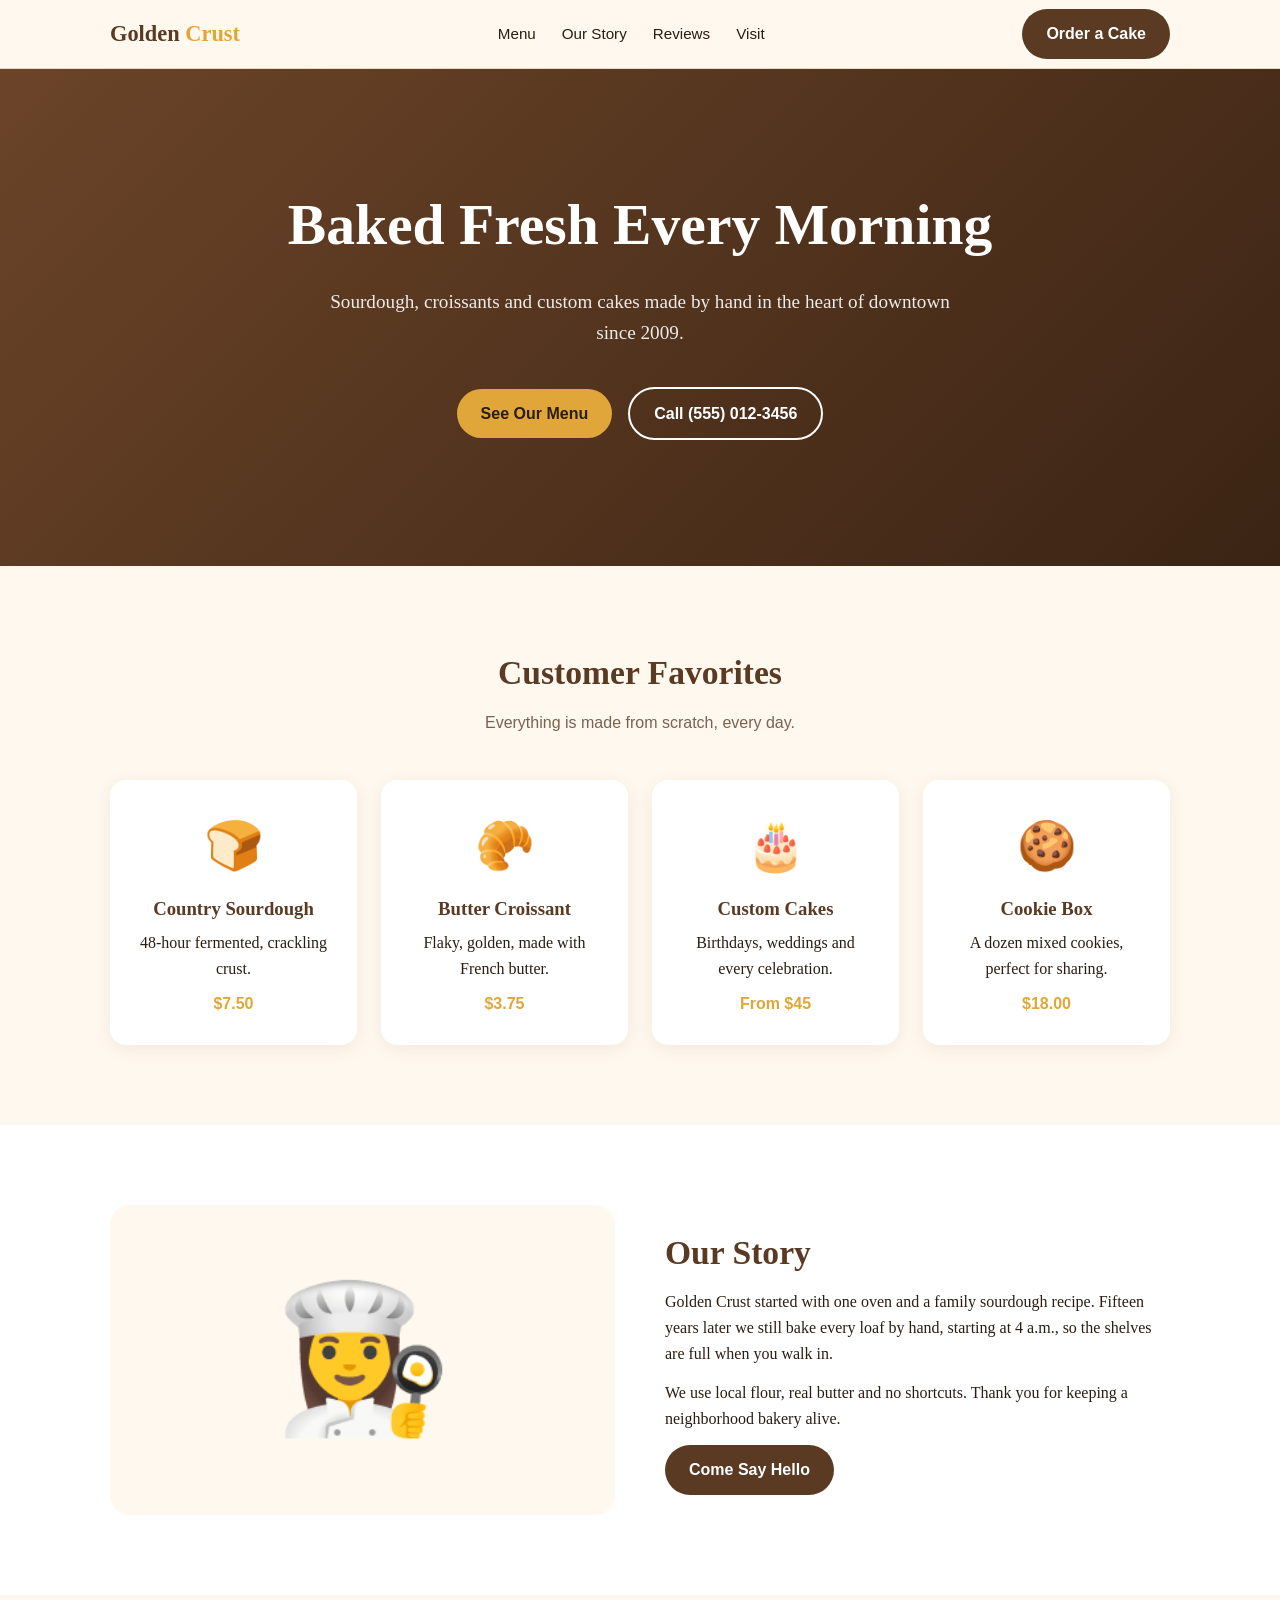
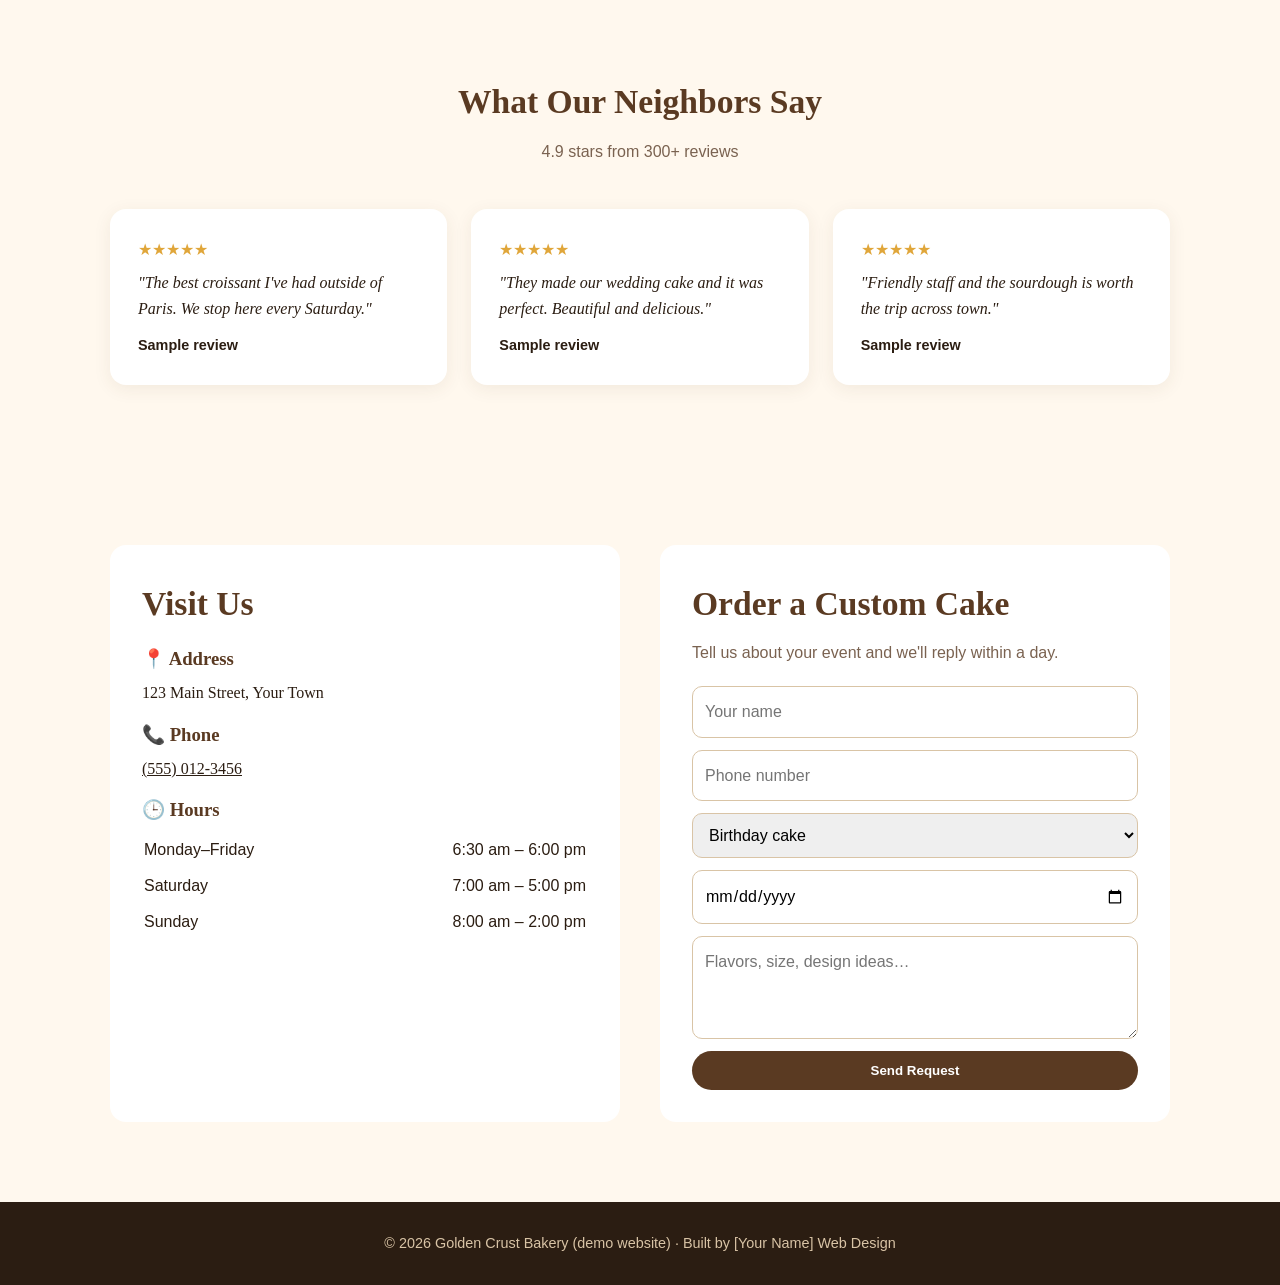
<file: demo-bakery/index.html>
<!DOCTYPE html>
<html lang="en">
<head>
<meta charset="UTF-8">
<meta name="viewport" content="width=device-width, initial-scale=1.0">
<title>Golden Crust Bakery | Fresh Bread &amp; Pastries Daily</title>
<meta name="description" content="Golden Crust Bakery: fresh bread, cakes and pastries baked every morning. Order custom cakes online or visit us downtown.">
<style>
  :root{--brown:#5a3a22;--gold:#e0a63a;--cream:#fff8ee;--ink:#2b1d12}
  *{box-sizing:border-box;margin:0;padding:0}
  body{font-family:Georgia,'Times New Roman',serif;color:var(--ink);background:var(--cream);line-height:1.6}
  a{color:inherit}
  .wrap{max-width:1100px;margin:0 auto;padding:0 20px}
  header{position:sticky;top:0;background:rgba(255,248,238,.95);border-bottom:1px solid #ead9c0;z-index:10}
  nav{display:flex;align-items:center;justify-content:space-between;height:68px}
  .logo{font-size:1.4rem;font-weight:bold;color:var(--brown);text-decoration:none}
  .logo span{color:var(--gold)}
  nav ul{display:flex;gap:26px;list-style:none;font-family:Arial,sans-serif;font-size:.95rem}
  nav ul a{text-decoration:none}
  .btn{display:inline-block;background:var(--brown);color:#fff;padding:12px 24px;border-radius:30px;text-decoration:none;font-family:Arial,sans-serif;font-weight:bold}
  .btn.alt{background:var(--gold);color:var(--ink)}
  .hero{background:linear-gradient(135deg,#6b4428,#3b2414);color:#fff;padding:110px 0 120px;text-align:center}
  .hero h1{font-size:clamp(2.2rem,5vw,3.6rem);margin-bottom:16px}
  .hero p{font-size:1.2rem;opacity:.9;max-width:620px;margin:0 auto 32px}
  .hero .btn{margin:6px}
  section{padding:80px 0}
  h2{font-size:2.1rem;color:var(--brown);text-align:center;margin-bottom:10px}
  .sub{text-align:center;color:#7a6250;margin-bottom:44px;font-family:Arial,sans-serif}
  .grid{display:grid;grid-template-columns:repeat(auto-fit,minmax(240px,1fr));gap:24px}
  .card{background:#fff;border-radius:16px;padding:28px;box-shadow:0 4px 18px rgba(90,58,34,.08);text-align:center}
  .card .icon{font-size:3rem;margin-bottom:10px}
  .card h3{color:var(--brown);margin-bottom:6px}
  .price{color:var(--gold);font-weight:bold;font-family:Arial,sans-serif;margin-top:10px}
  .about{background:#fff}
  .about .wrap{display:grid;grid-template-columns:1fr 1fr;gap:50px;align-items:center}
  .about .art{font-size:9rem;text-align:center;background:var(--cream);border-radius:20px;padding:40px}
  .about h2{text-align:left}
  .about p{margin-bottom:14px}
  .reviews .card{text-align:left;font-style:italic}
  .stars{color:var(--gold);font-style:normal;margin-bottom:8px}
  .who{font-style:normal;font-weight:bold;margin-top:12px;font-family:Arial,sans-serif;font-size:.9rem}
  .visit .wrap{display:grid;grid-template-columns:1fr 1fr;gap:40px}
  .info{background:#fff;border-radius:16px;padding:32px}
  .info h3{color:var(--brown);margin:14px 0 6px}
  table{width:100%;font-family:Arial,sans-serif}
  td{padding:4px 0}
  td:last-child{text-align:right}
  form{display:flex;flex-direction:column;gap:12px}
  input,textarea,select{padding:12px;border:1px solid #d9c4a6;border-radius:10px;font:inherit;font-family:Arial,sans-serif}
  footer{background:var(--ink);color:#d9c4a6;text-align:center;padding:30px 0;font-family:Arial,sans-serif;font-size:.9rem}
  .call{position:fixed;right:18px;bottom:18px;display:none}
  @media(max-width:760px){
    nav ul{display:none}
    .about .wrap,.visit .wrap{grid-template-columns:1fr}
    .call{display:inline-block}
  }
</style>
</head>
<body>
<header>
  <div class="wrap"><nav>
    <a href="#" class="logo">Golden <span>Crust</span></a>
    <ul><li><a href="#menu">Menu</a></li><li><a href="#about">Our Story</a></li><li><a href="#reviews">Reviews</a></li><li><a href="#visit">Visit</a></li></ul>
    <a href="#visit" class="btn">Order a Cake</a>
  </nav></div>
</header>

<section class="hero">
  <div class="wrap">
    <h1>Baked Fresh Every Morning</h1>
    <p>Sourdough, croissants and custom cakes made by hand in the heart of downtown since 2009.</p>
    <a href="#menu" class="btn alt">See Our Menu</a>
    <a href="tel:+15550123456" class="btn" style="background:transparent;border:2px solid #fff">Call (555) 012-3456</a>
  </div>
</section>

<section id="menu">
  <div class="wrap">
    <h2>Customer Favorites</h2>
    <p class="sub">Everything is made from scratch, every day.</p>
    <div class="grid">
      <div class="card"><div class="icon">🍞</div><h3>Country Sourdough</h3><p>48-hour fermented, crackling crust.</p><div class="price">$7.50</div></div>
      <div class="card"><div class="icon">🥐</div><h3>Butter Croissant</h3><p>Flaky, golden, made with French butter.</p><div class="price">$3.75</div></div>
      <div class="card"><div class="icon">🎂</div><h3>Custom Cakes</h3><p>Birthdays, weddings and every celebration.</p><div class="price">From $45</div></div>
      <div class="card"><div class="icon">🍪</div><h3>Cookie Box</h3><p>A dozen mixed cookies, perfect for sharing.</p><div class="price">$18.00</div></div>
    </div>
  </div>
</section>

<section id="about" class="about">
  <div class="wrap">
    <div class="art">👩‍🍳</div>
    <div>
      <h2>Our Story</h2>
      <p>Golden Crust started with one oven and a family sourdough recipe. Fifteen years later we still bake every loaf by hand, starting at 4 a.m., so the shelves are full when you walk in.</p>
      <p>We use local flour, real butter and no shortcuts. Thank you for keeping a neighborhood bakery alive.</p>
      <a href="#visit" class="btn">Come Say Hello</a>
    </div>
  </div>
</section>

<section id="reviews" class="reviews">
  <div class="wrap">
    <h2>What Our Neighbors Say</h2>
    <p class="sub">4.9 stars from 300+ reviews</p>
    <div class="grid">
      <div class="card"><div class="stars">★★★★★</div>"The best croissant I've had outside of Paris. We stop here every Saturday."<div class="who">Sample review</div></div>
      <div class="card"><div class="stars">★★★★★</div>"They made our wedding cake and it was perfect. Beautiful and delicious."<div class="who">Sample review</div></div>
      <div class="card"><div class="stars">★★★★★</div>"Friendly staff and the sourdough is worth the trip across town."<div class="who">Sample review</div></div>
    </div>
  </div>
</section>

<section id="visit" class="visit">
  <div class="wrap">
    <div class="info">
      <h2 style="text-align:left">Visit Us</h2>
      <h3>📍 Address</h3><p>123 Main Street, Your Town</p>
      <h3>📞 Phone</h3><p><a href="tel:+15550123456">(555) 012-3456</a></p>
      <h3>🕒 Hours</h3>
      <table>
        <tr><td>Monday–Friday</td><td>6:30 am – 6:00 pm</td></tr>
        <tr><td>Saturday</td><td>7:00 am – 5:00 pm</td></tr>
        <tr><td>Sunday</td><td>8:00 am – 2:00 pm</td></tr>
      </table>
    </div>
    <div class="info">
      <h2 style="text-align:left">Order a Custom Cake</h2>
      <p class="sub" style="text-align:left;margin-bottom:20px">Tell us about your event and we'll reply within a day.</p>
      <form onsubmit="event.preventDefault();this.innerHTML='<p><b>Thank you!</b> We\'ll be in touch within 24 hours.</p>'">
        <input required placeholder="Your name">
        <input required type="tel" placeholder="Phone number">
        <select><option>Birthday cake</option><option>Wedding cake</option><option>Other event</option></select>
        <input type="date">
        <textarea rows="3" placeholder="Flavors, size, design ideas…"></textarea>
        <button class="btn" type="submit" style="border:0;cursor:pointer">Send Request</button>
      </form>
    </div>
  </div>
</section>

<footer>© 2026 Golden Crust Bakery (demo website) · Built by [Your Name] Web Design</footer>
<a href="tel:+15550123456" class="btn alt call">📞 Call Now</a>
</body>
</html>
</file>
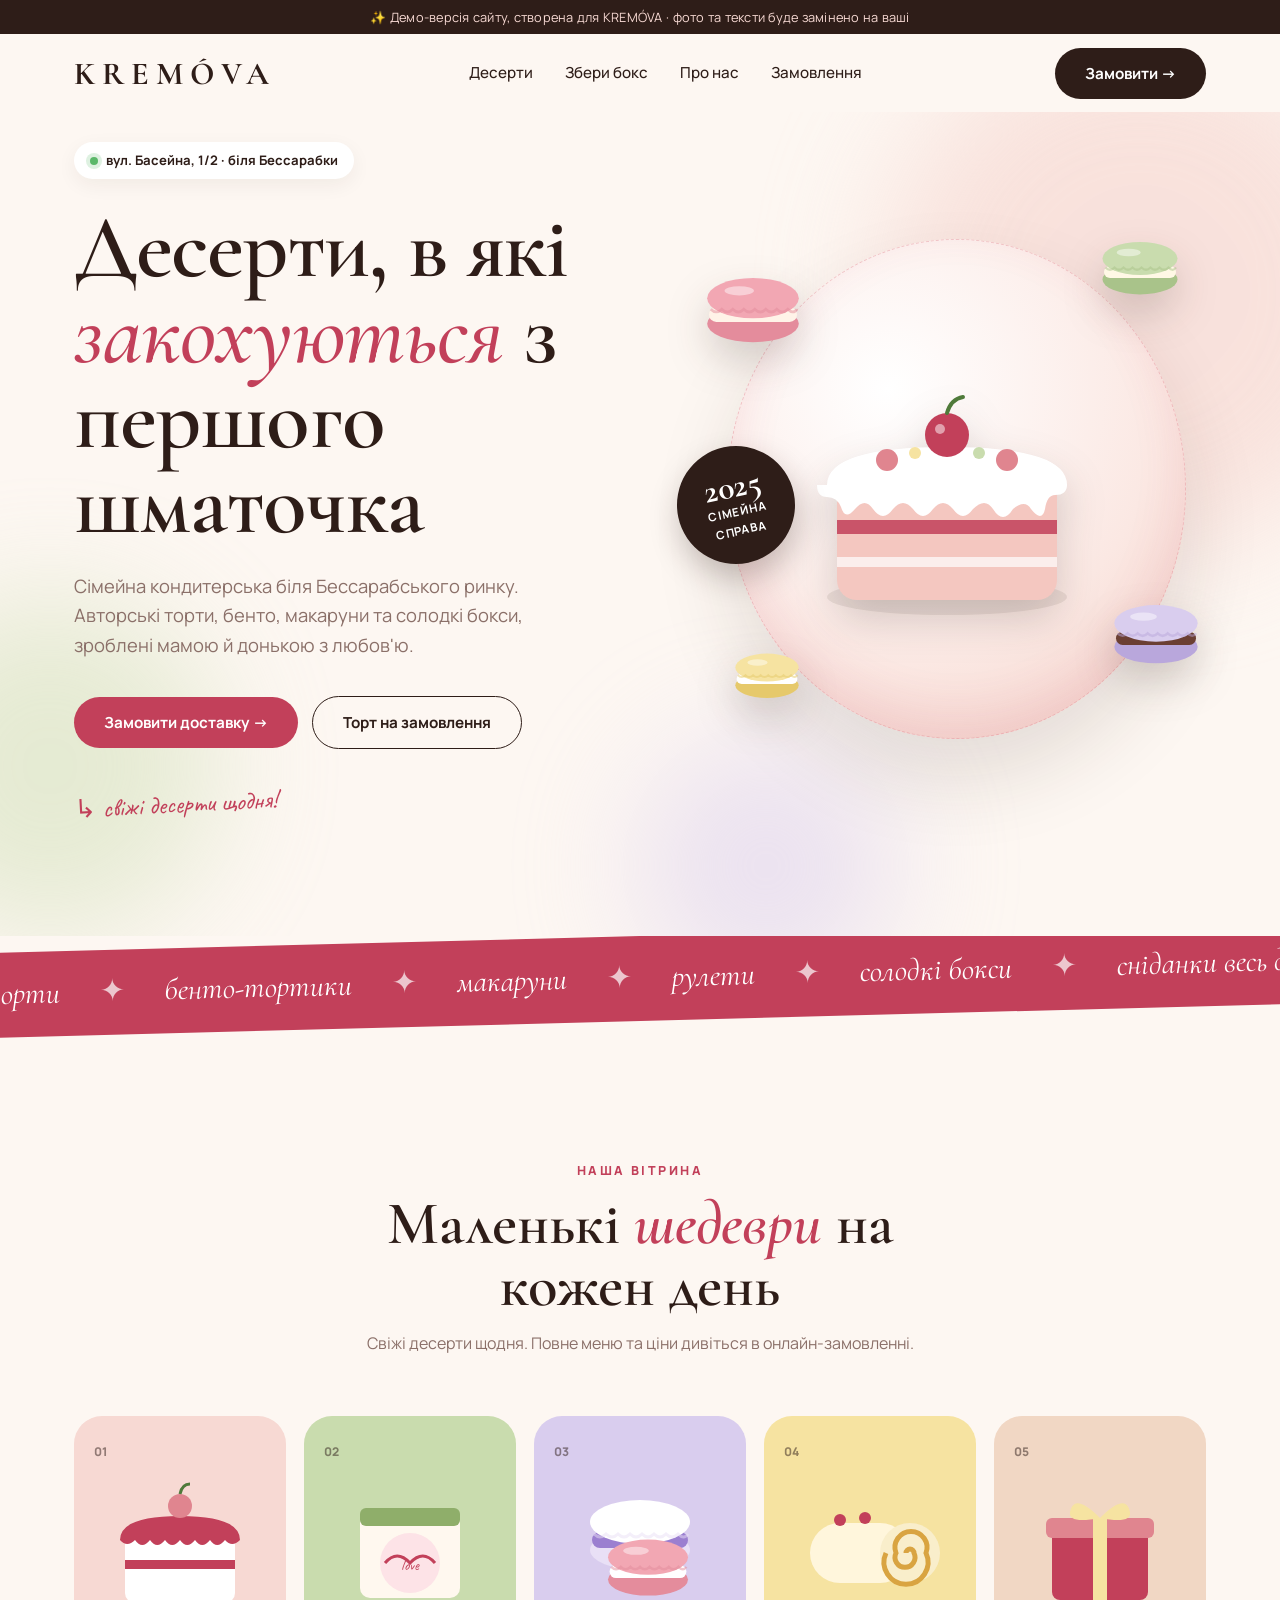
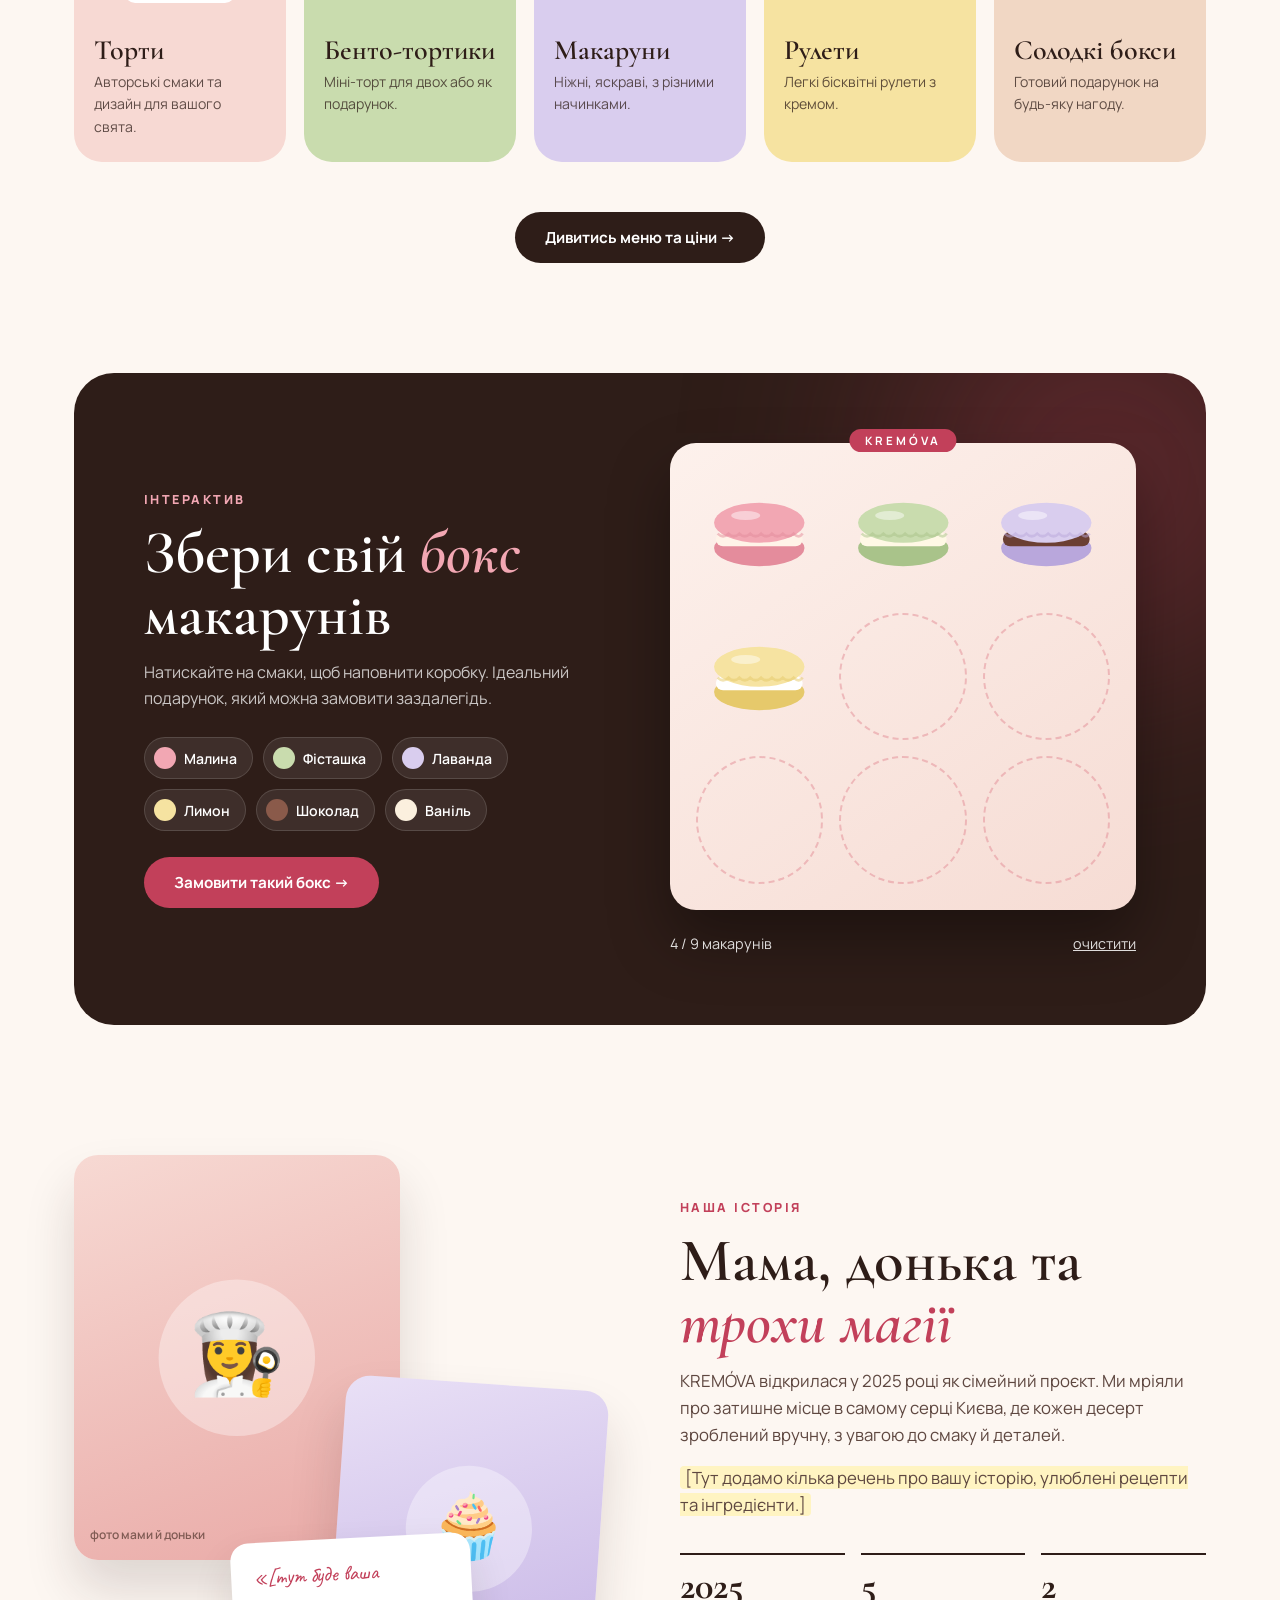
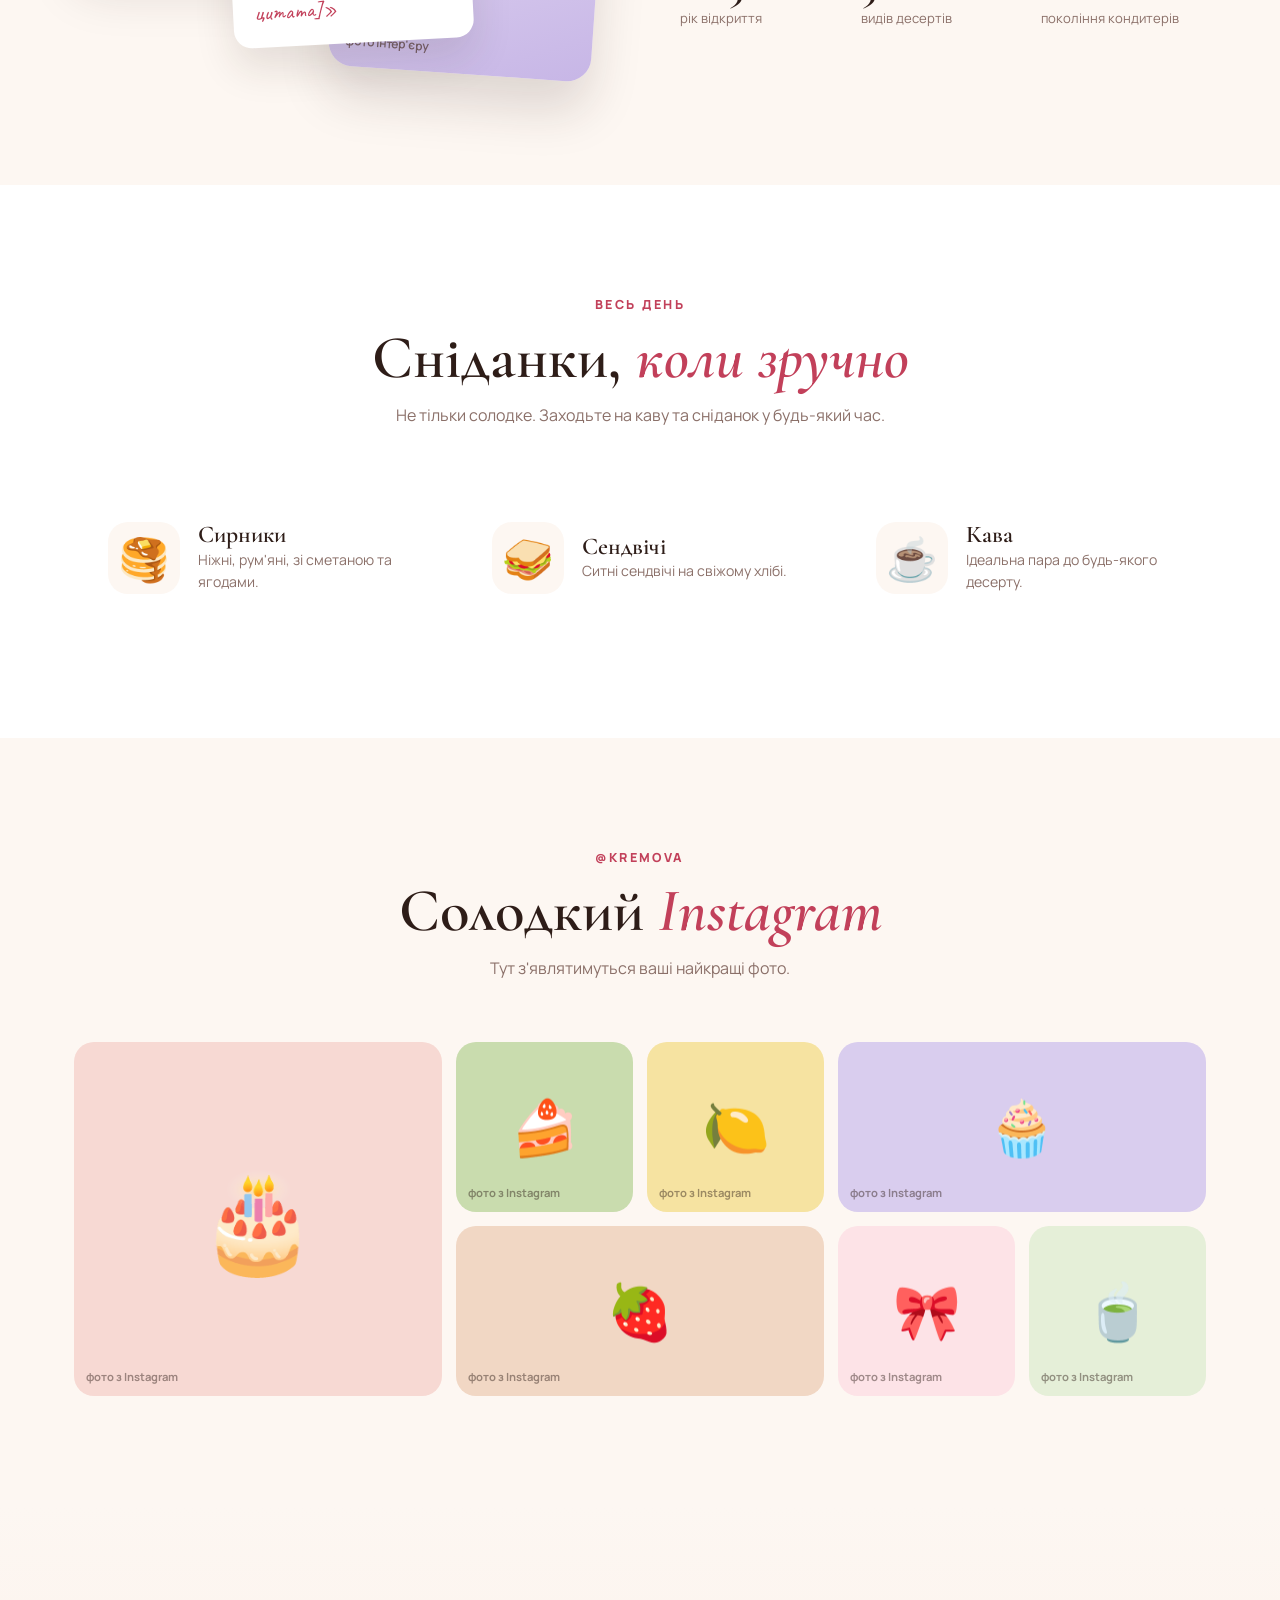
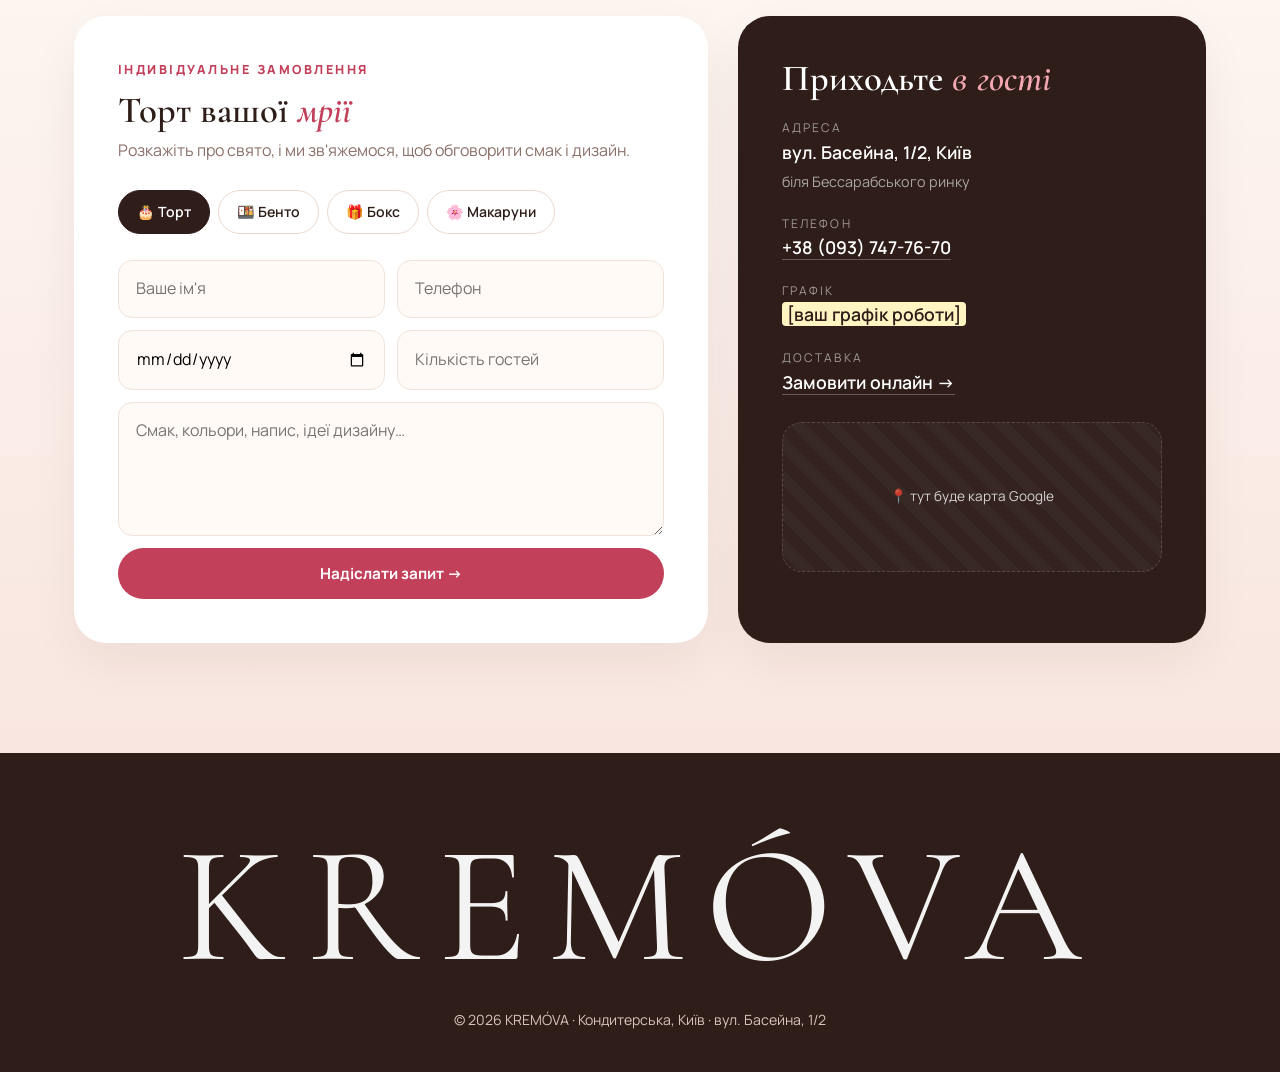
<file: kremova-preview/index.html>
<!DOCTYPE html>
<html lang="uk">
<head>
<meta charset="UTF-8">
<meta name="viewport" content="width=device-width, initial-scale=1.0">
<title>KREMÓVA — авторські десерти біля Бессарабського ринку, Київ</title>
<meta name="description" content="KREMÓVA — сімейна кондитерська в центрі Києва. Авторські торти, бенто-тортики, макаруни, рулети та солодкі бокси. Сніданки весь день.">
<link rel="preconnect" href="https://fonts.googleapis.com">
<link href="https://fonts.googleapis.com/css2?family=Cormorant+Garamond:ital,wght@0,500;0,600;0,700;1,500;1,600&family=Manrope:wght@400;500;700;800&family=Caveat:wght@600&display=swap" rel="stylesheet">
<style>
:root{
 --cream:#fdf7f2;--paper:#fffaf6;--blush:#f7d9d3;--rose:#e0858f;--raspberry:#c2405a;
 --pistachio:#c9dcae;--lemon:#f6e3a1;--lavender:#d9cdee;--cocoa:#2e1d18;--choc:#4a2e26;--muted:#8b7069
}
*{box-sizing:border-box;margin:0;padding:0}
html{scroll-behavior:smooth;overflow-x:hidden}
body{font-family:Manrope,Arial,sans-serif;color:var(--cocoa);background:var(--cream);line-height:1.6;overflow-x:hidden}
h1,h2,h3,.serif{font-family:'Cormorant Garamond',Georgia,serif;font-weight:600}
em{font-style:italic;color:var(--raspberry)}
a{color:inherit}
.wrap{max-width:1180px;margin:0 auto;padding:0 24px}
.hand{font-family:Caveat,cursive;color:var(--raspberry);font-size:1.6rem}

/* demo bar + nav */
.demo{background:var(--cocoa);color:#f7d9d3;text-align:center;font-size:.8rem;padding:7px 10px;letter-spacing:.02em}
header{position:sticky;top:0;z-index:50;transition:.3s}
header.scrolled{background:rgba(253,247,242,.9);backdrop-filter:blur(10px);box-shadow:0 1px 0 #f0e2d9}
nav{display:flex;justify-content:space-between;align-items:center;height:78px}
.logo{font-family:'Cormorant Garamond',serif;font-size:2rem;font-weight:700;letter-spacing:.22em;text-decoration:none}
nav ul{display:flex;gap:32px;list-style:none;font-weight:500;font-size:.95rem}
nav ul a{text-decoration:none;position:relative}
nav ul a:after{content:"";position:absolute;left:0;bottom:-4px;height:2px;width:0;background:var(--raspberry);transition:.3s}
nav ul a:hover:after{width:100%}
.btn{display:inline-flex;align-items:center;gap:10px;background:var(--cocoa);color:#fff;padding:15px 30px;border-radius:50px;text-decoration:none;font:700 .95rem Manrope,sans-serif;border:0;cursor:pointer;transition:.25s}
.btn:hover{transform:translateY(-2px);box-shadow:0 12px 24px rgba(46,29,24,.25)}
.btn.rasp{background:var(--raspberry)}
.btn.ghost{background:transparent;color:var(--cocoa);border:1.5px solid var(--cocoa)}
.btn.ghost:hover{background:var(--cocoa);color:#fff}

/* hero */
.hero{position:relative;padding:40px 0 120px;overflow:hidden}
.blob{position:absolute;border-radius:50%;filter:blur(60px);opacity:.7;z-index:-1}
.b1{width:520px;height:520px;background:var(--blush);right:-120px;top:-80px}
.b2{width:340px;height:340px;background:var(--pistachio);left:-120px;bottom:0;opacity:.45}
.b3{width:260px;height:260px;background:var(--lavender);right:30%;bottom:-60px;opacity:.5}
.hero .wrap{display:grid;grid-template-columns:1.05fr .95fr;gap:40px;align-items:center}
.badge{display:inline-flex;align-items:center;gap:8px;background:#fff;padding:8px 16px;border-radius:40px;font-size:.82rem;font-weight:700;box-shadow:0 6px 20px rgba(46,29,24,.06);margin-bottom:26px}
.badge i{width:8px;height:8px;border-radius:50%;background:#5bb86a;box-shadow:0 0 0 4px #5bb86a33;animation:pulse 2s infinite}
@keyframes pulse{50%{box-shadow:0 0 0 8px #5bb86a00}}
.hero h1{font-size:clamp(3rem,7vw,6rem);line-height:.95;letter-spacing:-.01em;margin-bottom:26px}
.hero h1 em{font-weight:500}
.hero p{font-size:1.15rem;color:var(--muted);max-width:480px;margin-bottom:36px}
.cta{display:flex;flex-wrap:wrap;gap:14px;align-items:center}
.hero .hand{display:block;margin-top:26px;transform:rotate(-3deg)}

.stage{position:relative;height:560px}
.plate{position:absolute;inset:40px 20px 20px 40px;border-radius:50%;background:radial-gradient(circle at 35% 30%,#fff,#fbe8e3 60%,#f3cfc7);box-shadow:inset 0 -20px 50px rgba(194,64,90,.12),0 40px 80px rgba(46,29,24,.12)}
.ring{position:absolute;inset:0;border:1.5px dashed #e0858f66;border-radius:50%;animation:spin 60s linear infinite}
@keyframes spin{to{transform:rotate(360deg)}}
.float{position:absolute;animation:bob 6s ease-in-out infinite;filter:drop-shadow(0 18px 20px rgba(46,29,24,.18))}
@keyframes bob{50%{transform:translateY(-16px) rotate(3deg)}}
.f-cake{width:300px;left:50%;top:50%;transform:translate(-50%,-48%);animation:none}
.f-m1{width:110px;left:2%;top:12%;animation-delay:-1s}
.f-m2{width:90px;right:4%;top:6%;animation-delay:-3s}
.f-m3{width:100px;right:0;bottom:16%;animation-delay:-2s}
.f-m4{width:76px;left:8%;bottom:10%;animation-delay:-4s}
.sticker{position:absolute;left:-10px;top:44%;background:var(--cocoa);color:#fff;width:118px;height:118px;border-radius:50%;display:flex;flex-direction:column;align-items:center;justify-content:center;text-align:center;font-size:.72rem;font-weight:700;letter-spacing:.08em;transform:rotate(-12deg);box-shadow:0 14px 30px rgba(46,29,24,.25)}
.sticker b{font-family:'Cormorant Garamond',serif;font-size:2.1rem;letter-spacing:0;line-height:1}

/* marquee */
.marquee{background:var(--raspberry);color:#fff;overflow:hidden;padding:18px 0;transform:rotate(-1.5deg);margin:-30px -20px 0;position:relative;z-index:5}
.track{display:flex;gap:40px;white-space:nowrap;animation:scroll 28s linear infinite;font-family:'Cormorant Garamond',serif;font-size:1.9rem;font-style:italic}
.track span:nth-child(even){font-style:normal;opacity:.7}
@keyframes scroll{to{transform:translateX(-50%)}}

/* sections */
section{padding:110px 0}
.head{text-align:center;max-width:640px;margin:0 auto 60px}
.kicker{font-size:.78rem;font-weight:800;letter-spacing:.2em;text-transform:uppercase;color:var(--raspberry);margin-bottom:12px}
h2{font-size:clamp(2.4rem,5vw,3.8rem);line-height:1.02;margin-bottom:14px}
.head p{color:var(--muted)}

/* dessert cards */
.cards{display:grid;grid-template-columns:repeat(5,1fr);gap:18px}
.card{border-radius:28px;padding:26px 20px 24px;position:relative;overflow:hidden;transition:.35s cubic-bezier(.2,.8,.2,1);cursor:default;min-height:330px;display:flex;flex-direction:column}
.card:hover{transform:translateY(-10px) rotate(-1deg)}
.card svg{width:100%;height:150px;margin:6px 0 18px;transition:.5s}
.card:hover svg{transform:scale(1.08) rotate(4deg)}
.card .n{font-size:.75rem;font-weight:800;opacity:.5}
.card h3{font-size:1.75rem;line-height:1.05;margin-bottom:6px}
.card p{font-size:.88rem;opacity:.75}
.c1{background:var(--blush)}.c2{background:var(--pistachio)}.c3{background:var(--lavender)}.c4{background:var(--lemon)}.c5{background:#f1d7c4}
.center{text-align:center;margin-top:50px}

/* box builder */
.builder{background:var(--cocoa);color:#fff;border-radius:40px;padding:70px;display:grid;grid-template-columns:1fr 1fr;gap:60px;align-items:center;position:relative;overflow:hidden}
.builder:before{content:"";position:absolute;width:400px;height:400px;border-radius:50%;background:var(--raspberry);filter:blur(120px);opacity:.35;right:-100px;top:-100px}
.builder h2{color:#fff}
.builder p{opacity:.75;margin-bottom:26px}
.flavors{display:flex;flex-wrap:wrap;gap:10px;margin-bottom:26px}
.fl{display:flex;align-items:center;gap:8px;background:#ffffff14;border:1px solid #ffffff22;color:#fff;padding:9px 15px 9px 9px;border-radius:40px;cursor:pointer;font:600 .88rem Manrope;transition:.2s}
.fl:hover{background:#ffffff26;transform:translateY(-2px)}
.fl i{width:22px;height:22px;border-radius:50%}
.box{background:linear-gradient(145deg,#fdf1ec,#f6dcd4);border-radius:26px;padding:26px;display:grid;grid-template-columns:repeat(3,1fr);gap:16px;position:relative;box-shadow:0 30px 60px rgba(0,0,0,.35)}
.box:before{content:"KREMÓVA";position:absolute;top:-14px;left:50%;transform:translateX(-50%);background:var(--raspberry);padding:4px 16px;border-radius:20px;font:700 .72rem Manrope;letter-spacing:.25em}
.slot{aspect-ratio:1;border-radius:50%;border:2px dashed #e0858f77;display:flex;align-items:center;justify-content:center;cursor:pointer;transition:.3s}
.slot svg{width:88%;animation:pop .45s cubic-bezier(.3,1.6,.5,1)}
@keyframes pop{from{transform:scale(0) rotate(-40deg)}}
.slot.full{border-color:transparent}
.count{display:flex;justify-content:space-between;align-items:center;margin-top:22px;font-size:.9rem;opacity:.85}
.count button{background:none;border:0;color:#fff;text-decoration:underline;cursor:pointer;font:inherit}

/* story */
.story .wrap{display:grid;grid-template-columns:1fr 1fr;gap:80px;align-items:center}
.collage{position:relative;height:520px}
.ph{position:absolute;border-radius:24px;overflow:hidden;box-shadow:0 30px 50px rgba(46,29,24,.15);display:flex;align-items:flex-end;padding:16px;font-size:.75rem;color:#4a2e26aa;font-weight:600}
.p1{width:62%;height:78%;left:0;top:0;background:linear-gradient(160deg,#f7d9d3,#e9a9a6)}
.p2{width:50%;height:56%;right:0;bottom:0;background:linear-gradient(160deg,#e9e0f6,#c7b6e6);transform:rotate(4deg)}
.p1 svg,.p2 svg{position:absolute;inset:0;margin:auto;width:60%}
.quote{position:absolute;left:30%;bottom:6%;background:#fff;padding:18px 22px;border-radius:18px;max-width:240px;box-shadow:0 20px 40px rgba(46,29,24,.12);transform:rotate(-3deg);z-index:3}
.story h2{text-align:left}
.story p{color:#5e4740;margin-bottom:16px;font-size:1.05rem}
.facts{display:grid;grid-template-columns:repeat(3,1fr);gap:16px;margin-top:34px}
.fact{border-top:2px solid var(--cocoa);padding-top:12px}
.fact b{font-family:'Cormorant Garamond',serif;font-size:2.4rem;display:block;line-height:1}
.fact span{font-size:.82rem;color:var(--muted)}
.todo{background:#fff4c2;border-radius:4px;padding:0 5px}

/* breakfast */
.bf{display:grid;grid-template-columns:repeat(3,1fr);gap:20px}
.bfc{background:#fff;border-radius:28px;padding:34px;display:flex;gap:18px;align-items:center;transition:.3s}
.bfc:hover{transform:translateY(-6px);box-shadow:0 20px 40px rgba(46,29,24,.08)}
.bfc .e{font-size:2.6rem;width:72px;height:72px;flex:none;border-radius:20px;background:var(--cream);display:flex;align-items:center;justify-content:center}
.bfc h3{font-size:1.5rem;line-height:1.1}
.bfc p{font-size:.88rem;color:var(--muted)}

/* gallery */
.gallery{display:grid;grid-template-columns:repeat(6,1fr);grid-auto-rows:170px;gap:14px}
.g{border-radius:20px;display:flex;align-items:center;justify-content:center;font-size:3.4rem;position:relative;overflow:hidden;transition:.3s}
.g:hover{transform:scale(1.03)}
.g:after{content:"фото з Instagram";position:absolute;bottom:10px;left:12px;font-size:.7rem;font-weight:700;opacity:.45}
.g1{grid-column:span 2;grid-row:span 2;background:var(--blush);font-size:6rem}
.g2{background:var(--pistachio)}.g3{background:var(--lemon)}.g4{grid-column:span 2;background:var(--lavender)}
.g5{grid-column:span 2;background:#f1d7c4}.g6{background:#fde3e7}.g7{background:#e5efd8}

/* order */
.order{background:linear-gradient(180deg,var(--cream),#f9e6e0)}
.order .wrap{display:grid;grid-template-columns:1.15fr .85fr;gap:30px}
.panel{background:#fff;border-radius:32px;padding:44px;box-shadow:0 20px 50px rgba(46,29,24,.06)}
.panel h3{font-size:2.3rem;line-height:1.05;margin-bottom:8px}
.panel .muted{color:var(--muted);margin-bottom:26px}
.types{display:flex;gap:8px;flex-wrap:wrap;margin-bottom:14px}
.types input{display:none}
.types label{padding:10px 18px;border-radius:30px;border:1.5px solid #ecd9cf;cursor:pointer;font-weight:600;font-size:.88rem;transition:.2s}
.types input:checked+label{background:var(--cocoa);color:#fff;border-color:var(--cocoa)}
form{display:flex;flex-direction:column;gap:12px}
.row{display:grid;grid-template-columns:1fr 1fr;gap:12px}
input,textarea,select{padding:15px 17px;border:1.5px solid #f0e2d9;border-radius:14px;font:inherit;background:var(--paper);transition:.2s}
input:focus,textarea:focus{outline:none;border-color:var(--rose);background:#fff}
.contact{background:var(--cocoa);color:#fff}
.contact h3{color:#fff}
.contact dl{margin:20px 0}
.contact dt{font-size:.75rem;letter-spacing:.18em;text-transform:uppercase;opacity:.55;margin-top:20px}
.contact dd{font-size:1.1rem;font-weight:600}
.contact a{text-decoration:none;border-bottom:1px solid #ffffff44}
.map{margin-top:26px;height:150px;border-radius:20px;background:repeating-linear-gradient(45deg,#ffffff08 0 12px,#ffffff12 12px 24px);display:flex;align-items:center;justify-content:center;font-size:.85rem;opacity:.8;border:1px dashed #ffffff33}

footer{background:var(--cocoa);color:#d9c3bb;padding:70px 0 40px;text-align:center}
footer .big{font-family:'Cormorant Garamond',serif;font-size:clamp(3.5rem,13vw,11rem);letter-spacing:.12em;color:#fff;line-height:1;opacity:.95}
footer p{margin-top:20px;font-size:.88rem}
.callbtn{position:fixed;right:16px;bottom:16px;z-index:60;display:none}

/* reveal */
.rv{opacity:0;transform:translateY(40px);transition:1s cubic-bezier(.2,.8,.2,1)}
.rv.in{opacity:1;transform:none}

@media(max-width:980px){
 nav ul{display:none}
 .logo{font-size:1.5rem;letter-spacing:.16em}
 nav .btn{padding:11px 18px;font-size:.85rem;white-space:nowrap}
 .hero .wrap,.story .wrap,.order .wrap,.builder{grid-template-columns:1fr}
 .stage{height:420px}.f-cake{width:230px}
 .cards{grid-template-columns:repeat(2,1fr)}
 .bf{grid-template-columns:1fr}
 .builder{padding:44px 26px}
 .gallery{grid-template-columns:repeat(2,1fr)}.g1,.g4,.g5{grid-column:span 2}
 .collage{height:420px}
 .callbtn{display:inline-flex}
 section{padding:80px 0}
}
</style>
</head>
<body>

<!-- reusable SVG defs -->
<svg width="0" height="0" style="position:absolute">
 <defs>
  <symbol id="mac" viewBox="0 0 120 90">
   <ellipse cx="60" cy="62" rx="50" ry="20" fill="var(--c2)"/>
   <rect x="12" y="44" width="96" height="16" rx="8" fill="var(--c3)"/>
   <ellipse cx="60" cy="34" rx="50" ry="22" fill="var(--c1)"/>
   <ellipse cx="45" cy="26" rx="16" ry="5" fill="#fff" opacity=".45"/>
   <path d="M14 46 q6 6 12 0 q6 6 12 0 q6 6 12 0 q6 6 12 0 q6 6 12 0 q6 6 12 0 q6 6 12 0 q6 6 10 0" fill="none" stroke="var(--c2)" stroke-width="3" opacity=".5"/>
  </symbol>
 </defs>
</svg>

<div class="demo">✨ Демо-версія сайту, створена для KREMÓVA · фото та тексти буде замінено на ваші</div>
<header id="hdr"><div class="wrap"><nav>
 <a href="#" class="logo">KREMÓVA</a>
 <ul><li><a href="#desserts">Десерти</a></li><li><a href="#box">Збери бокс</a></li><li><a href="#story">Про нас</a></li><li><a href="#order">Замовлення</a></li></ul>
 <a class="btn" href="https://kremova.choiceqr.com/delivery" target="_blank" rel="noopener">Замовити →</a>
</nav></div></header>

<section class="hero" style="padding-top:30px">
 <div class="blob b1"></div><div class="blob b2"></div><div class="blob b3"></div>
 <div class="wrap">
  <div class="rv">
   <div class="badge"><i></i> вул. Басейна, 1/2 · біля Бессарабки</div>
   <h1>Десерти, в які <em>закохуються</em> з першого шматочка</h1>
   <p>Сімейна кондитерська біля Бессарабського ринку. Авторські торти, бенто, макаруни та солодкі бокси, зроблені мамою й донькою з любов'ю.</p>
   <div class="cta">
    <a class="btn rasp" href="https://kremova.choiceqr.com/delivery" target="_blank" rel="noopener">Замовити доставку →</a>
    <a class="btn ghost" href="#order">Торт на замовлення</a>
   </div>
   <span class="hand">↳ свіжі десерти щодня!</span>
  </div>
  <div class="stage rv">
   <div class="plate"><div class="ring"></div></div>
   <!-- cake -->
   <svg class="float f-cake" viewBox="0 0 300 300">
    <ellipse cx="150" cy="262" rx="120" ry="18" fill="#2e1d18" opacity=".08"/>
    <path d="M40 150 h220 v95 a20 20 0 0 1 -20 20 h-180 a20 20 0 0 1 -20 -20z" fill="#f4c7c0"/>
    <rect x="40" y="185" width="220" height="14" fill="#c2405a" opacity=".85"/>
    <rect x="40" y="222" width="220" height="10" fill="#fff" opacity=".7"/>
    <path d="M30 150 q0 -38 120 -38 q120 0 120 38 q0 10 -12 10 q-8 0 -10 14 q-3 14 -14 0 q-6 -10 -18 0 q-10 16 -20 0 q-8 -12 -20 0 q-10 14 -20 0 q-10 -12 -20 0 q-10 14 -20 0 q-10 -12 -20 0 q-10 14 -20 0 q-8 -12 -18 0 q-10 12 -14 -2 q-4 -10 -14 -10 q-10 0 -10 -12z" fill="#fff"/>
    <circle cx="150" cy="100" r="22" fill="#c2405a"/><path d="M150 78 q4 -14 16 -16" stroke="#4f7a3a" stroke-width="4" fill="none" stroke-linecap="round"/>
    <circle cx="143" cy="94" r="5" fill="#fff" opacity=".5"/>
    <circle cx="90" cy="125" r="11" fill="#e0858f"/><circle cx="210" cy="125" r="11" fill="#e0858f"/>
    <circle cx="118" cy="118" r="6" fill="#f6e3a1"/><circle cx="182" cy="118" r="6" fill="#c9dcae"/>
   </svg>
   <svg class="float f-m1" viewBox="0 0 120 90" style="--c1:#f2a7b3;--c2:#e48c9c;--c3:#fff3e8"><use href="#mac"/></svg>
   <svg class="float f-m2" viewBox="0 0 120 90" style="--c1:#c9dcae;--c2:#a9c38a;--c3:#fff8e5"><use href="#mac"/></svg>
   <svg class="float f-m3" viewBox="0 0 120 90" style="--c1:#d9cdee;--c2:#b9a7dc;--c3:#6b3f33"><use href="#mac"/></svg>
   <svg class="float f-m4" viewBox="0 0 120 90" style="--c1:#f6e3a1;--c2:#e6c96b;--c3:#fff"><use href="#mac"/></svg>
   <div class="sticker"><b>2025</b>СІМЕЙНА<br>СПРАВА</div>
  </div>
 </div>
</section>

<div style="overflow:hidden;padding:30px 0"><div class="marquee" style="margin:-30px -20px 0"><div class="track">
 <span>торти</span><span>✦</span><span>бенто-тортики</span><span>✦</span><span>макаруни</span><span>✦</span><span>рулети</span><span>✦</span><span>солодкі бокси</span><span>✦</span><span>сніданки весь день</span><span>✦</span>
 <span>торти</span><span>✦</span><span>бенто-тортики</span><span>✦</span><span>макаруни</span><span>✦</span><span>рулети</span><span>✦</span><span>солодкі бокси</span><span>✦</span><span>сніданки весь день</span><span>✦</span>
</div></div></div>

<section id="desserts"><div class="wrap">
 <div class="head rv"><div class="kicker">Наша вітрина</div><h2>Маленькі <em>шедеври</em> на кожен день</h2><p>Свіжі десерти щодня. Повне меню та ціни дивіться в онлайн-замовленні.</p></div>
 <div class="cards">
  <div class="card c1 rv"><span class="n">01</span>
   <svg viewBox="0 0 160 150"><path d="M25 70 h110 v55 a10 10 0 0 1 -10 10 h-90 a10 10 0 0 1 -10 -10z" fill="#fff"/><rect x="25" y="92" width="110" height="9" fill="#c2405a"/><path d="M20 72 q0 -24 60 -24 q60 0 60 24 q-8 8 -15 0 q-8 10 -15 0 q-8 10 -15 0 q-8 10 -15 0 q-8 10 -15 0 q-8 10 -15 0 q-8 10 -15 0 q-8 8 -15 0z" fill="#c2405a"/><circle cx="80" cy="38" r="12" fill="#e0858f"/><path d="M80 26 q2 -10 10 -10" stroke="#4f7a3a" stroke-width="3" fill="none"/></svg>
   <h3>Торти</h3><p>Авторські смаки та дизайн для вашого свята.</p></div>
  <div class="card c2 rv"><span class="n">02</span>
   <svg viewBox="0 0 160 150"><rect x="30" y="40" width="100" height="90" rx="10" fill="#fff8ef"/><rect x="30" y="40" width="100" height="18" rx="6" fill="#8fae6a"/><circle cx="80" cy="95" r="30" fill="#fde3e7"/><path d="M55 95 q12 -14 25 0 q13 -14 25 0" stroke="#c2405a" stroke-width="3" fill="none"/><text x="80" y="102" text-anchor="middle" font-family="Caveat" font-size="15" fill="#c2405a">love</text></svg>
   <h3>Бенто-тортики</h3><p>Міні-торт для двох або як подарунок.</p></div>
  <div class="card c3 rv"><span class="n">03</span>
   <svg viewBox="0 0 160 150"><g transform="translate(20,20)" style="--c1:#fff;--c2:#e9e0f6;--c3:#9b7fd0"><use href="#mac" width="120" height="90"/></g><g transform="translate(40,62) scale(.8)" style="--c1:#f2a7b3;--c2:#e48c9c;--c3:#fff"><use href="#mac" width="120" height="90"/></g></svg>
   <h3>Макаруни</h3><p>Ніжні, яскраві, з різними начинками.</p></div>
  <div class="card c4 rv"><span class="n">04</span>
   <svg viewBox="0 0 160 150"><rect x="20" y="55" width="100" height="60" rx="30" fill="#fff6dc"/><circle cx="120" cy="85" r="30" fill="#f9eecb"/><path d="M120 85 m-4 0 a4 4 0 1 1 8 0 a10 10 0 1 1 -18 0 a16 16 0 1 1 30 0 a22 22 0 1 1 -40 0" fill="none" stroke="#d9a441" stroke-width="5"/><circle cx="50" cy="52" r="6" fill="#c2405a"/><circle cx="75" cy="50" r="6" fill="#c2405a"/></svg>
   <h3>Рулети</h3><p>Легкі бісквітні рулети з кремом.</p></div>
  <div class="card c5 rv"><span class="n">05</span>
   <svg viewBox="0 0 160 150"><rect x="32" y="62" width="96" height="70" rx="8" fill="#c2405a"/><rect x="26" y="50" width="108" height="20" rx="6" fill="#e0858f"/><rect x="73" y="50" width="14" height="82" fill="#f6e3a1"/><path d="M80 50 q-26 -26 -30 -6 q-2 12 30 6 q32 6 30 -6 q-4 -20 -30 6z" fill="#f6e3a1"/></svg>
   <h3>Солодкі бокси</h3><p>Готовий подарунок на будь-яку нагоду.</p></div>
 </div>
 <div class="center rv"><a class="btn" href="https://kremova.choiceqr.com/delivery" target="_blank" rel="noopener">Дивитись меню та ціни →</a></div>
</div></section>

<section id="box" style="padding-top:0"><div class="wrap">
 <div class="builder rv">
  <div>
   <div class="kicker" style="color:#f2a7b3">Інтерактив</div>
   <h2>Збери свій <em style="color:#f2a7b3">бокс</em> макарунів</h2>
   <p>Натискайте на смаки, щоб наповнити коробку. Ідеальний подарунок, який можна замовити заздалегідь.</p>
   <div class="flavors" id="flavors"></div>
   <a class="btn rasp" href="#order" id="boxcta">Замовити такий бокс →</a>
  </div>
  <div>
   <div class="box" id="boxgrid"></div>
   <div class="count"><span id="cnt">0 / 9 макарунів</span><button id="clr">очистити</button></div>
  </div>
 </div>
</div></section>

<section id="story" class="story" style="padding-top:20px"><div class="wrap">
 <div class="collage rv">
  <div class="ph p1"><svg viewBox="0 0 100 100"><circle cx="50" cy="50" r="40" fill="#fff" opacity=".35"/><text x="50" y="62" text-anchor="middle" font-size="40">👩‍🍳</text></svg>фото мами й доньки</div>
  <div class="ph p2"><svg viewBox="0 0 100 100"><circle cx="50" cy="50" r="40" fill="#fff" opacity=".35"/><text x="50" y="62" text-anchor="middle" font-size="40">🧁</text></svg>фото інтер'єру</div>
  <div class="quote"><span class="hand" style="font-size:1.35rem">«[тут буде ваша цитата]»</span></div>
 </div>
 <div class="rv">
  <div class="kicker">Наша історія</div>
  <h2>Мама, донька та <em>трохи магії</em></h2>
  <p>KREMÓVA відкрилася у 2025 році як сімейний проєкт. Ми мріяли про затишне місце в самому серці Києва, де кожен десерт зроблений вручну, з увагою до смаку й деталей.</p>
  <p><span class="todo">[Тут додамо кілька речень про вашу історію, улюблені рецепти та інгредієнти.]</span></p>
  <div class="facts">
   <div class="fact"><b>2025</b><span>рік відкриття</span></div>
   <div class="fact"><b>5</b><span>видів десертів</span></div>
   <div class="fact"><b>2</b><span>покоління кондитерів</span></div>
  </div>
 </div>
</div></section>

<section style="background:#fff"><div class="wrap">
 <div class="head rv"><div class="kicker">Весь день</div><h2>Сніданки, <em>коли зручно</em></h2><p>Не тільки солодке. Заходьте на каву та сніданок у будь-який час.</p></div>
 <div class="bf">
  <div class="bfc rv"><div class="e">🥞</div><div><h3>Сирники</h3><p>Ніжні, рум'яні, зі сметаною та ягодами.</p></div></div>
  <div class="bfc rv"><div class="e">🥪</div><div><h3>Сендвічі</h3><p>Ситні сендвічі на свіжому хлібі.</p></div></div>
  <div class="bfc rv"><div class="e">☕</div><div><h3>Кава</h3><p>Ідеальна пара до будь-якого десерту.</p></div></div>
 </div>
</div></section>

<section><div class="wrap">
 <div class="head rv"><div class="kicker">@kremova</div><h2>Солодкий <em>Instagram</em></h2><p>Тут з'являтимуться ваші найкращі фото.</p></div>
 <div class="gallery rv">
  <div class="g g1">🎂</div><div class="g g2">🍰</div><div class="g g3">🍋</div><div class="g g4">🧁</div>
  <div class="g g5">🍓</div><div class="g g6">🎀</div><div class="g g7">🍵</div>
 </div>
</div></section>

<section id="order" class="order"><div class="wrap">
 <div class="panel rv">
  <div class="kicker">Індивідуальне замовлення</div>
  <h3>Торт вашої <em>мрії</em></h3>
  <p class="muted">Розкажіть про свято, і ми зв'яжемося, щоб обговорити смак і дизайн.</p>
  <form id="f">
   <div class="types">
    <input type="radio" name="t" id="t1" checked><label for="t1">🎂 Торт</label>
    <input type="radio" name="t" id="t2"><label for="t2">🍱 Бенто</label>
    <input type="radio" name="t" id="t3"><label for="t3">🎁 Бокс</label>
    <input type="radio" name="t" id="t4"><label for="t4">🌸 Макаруни</label>
   </div>
   <div class="row"><input required placeholder="Ваше ім'я"><input required type="tel" placeholder="Телефон"></div>
   <div class="row"><input type="date"><input placeholder="Кількість гостей"></div>
   <textarea rows="4" id="note" placeholder="Смак, кольори, напис, ідеї дизайну…"></textarea>
   <button class="btn rasp" type="submit" style="justify-content:center">Надіслати запит →</button>
  </form>
 </div>
 <div class="panel contact rv">
  <h3>Приходьте <em style="color:#f2a7b3">в гості</em></h3>
  <dl>
   <dt>Адреса</dt><dd>вул. Басейна, 1/2, Київ<br><span style="opacity:.6;font-weight:400;font-size:.9rem">біля Бессарабського ринку</span></dd>
   <dt>Телефон</dt><dd><a href="tel:+380937477670">+38 (093) 747-76-70</a></dd>
   <dt>Графік</dt><dd><span class="todo" style="color:var(--cocoa)">[ваш графік роботи]</span></dd>
   <dt>Доставка</dt><dd><a href="https://kremova.choiceqr.com/delivery" target="_blank" rel="noopener">Замовити онлайн →</a></dd>
  </dl>
  <div class="map">📍 тут буде карта Google</div>
 </div>
</div></section>

<footer>
 <div class="big">KREMÓVA</div>
 <p>© 2026 KREMÓVA · Кондитерська, Київ · вул. Басейна, 1/2</p>
</footer>
<a class="btn rasp callbtn" href="tel:+380937477670">📞 Подзвонити</a>

<script>
// sticky header
addEventListener('scroll',()=>document.getElementById('hdr').classList.toggle('scrolled',scrollY>20));
// reveal on scroll
const io=new IntersectionObserver(es=>es.forEach(e=>{if(e.isIntersecting){e.target.classList.add('in');io.unobserve(e.target)}}),{threshold:.12});
document.querySelectorAll('.rv').forEach((el,i)=>{el.style.transitionDelay=(i%5)*80+'ms';io.observe(el)});
// macaron box builder
const F=[['Малина','#f2a7b3','#e48c9c','#fff3e8'],['Фісташка','#c9dcae','#a9c38a','#fff8e5'],['Лаванда','#d9cdee','#b9a7dc','#6b3f33'],['Лимон','#f6e3a1','#e6c96b','#fff'],['Шоколад','#8a5a4a','#6b3f33','#f2d6c9'],['Ваніль','#fbf0de','#eadbc0','#c2405a']];
const box=document.getElementById('boxgrid'),fl=document.getElementById('flavors'),cnt=document.getElementById('cnt');
let items=[];
function draw(){box.innerHTML='';for(let i=0;i<9;i++){const s=document.createElement('div');s.className='slot'+(items[i]?' full':'');
 if(items[i]){const f=items[i];s.innerHTML=`<svg viewBox="0 0 120 90" style="--c1:${f[1]};--c2:${f[2]};--c3:${f[3]}"><use href="#mac"/></svg>`;s.title='Прибрати';s.onclick=()=>{items.splice(i,1);draw()}}
 box.appendChild(s)}
 cnt.textContent=items.length+' / 9 макарунів'+(items.length===9?' · бокс готовий! 🎉':'')}
F.forEach(f=>{const b=document.createElement('button');b.className='fl';b.innerHTML=`<i style="background:${f[1]}"></i>${f[0]}`;b.onclick=()=>{if(items.length<9){items.push(f);draw()}};fl.appendChild(b)});
document.getElementById('clr').onclick=()=>{items=[];draw()};
[0,1,2,3].forEach(i=>items.push(F[i]));draw();
document.getElementById('boxcta').onclick=()=>{document.getElementById('t4').checked=true;if(items.length)document.getElementById('note').value='Бокс макарунів: '+items.map(f=>f[0]).join(', ')};
// form
document.getElementById('f').onsubmit=e=>{e.preventDefault();e.target.innerHTML='<div style="text-align:center;padding:40px 0"><div style="font-size:3rem">💌</div><h3 style="font-size:2rem">Дякуємо!</h3><p class="muted">Ми зв\'яжемося з вами найближчим часом.</p></div>'};
</script>
</body>
</html>
</file>
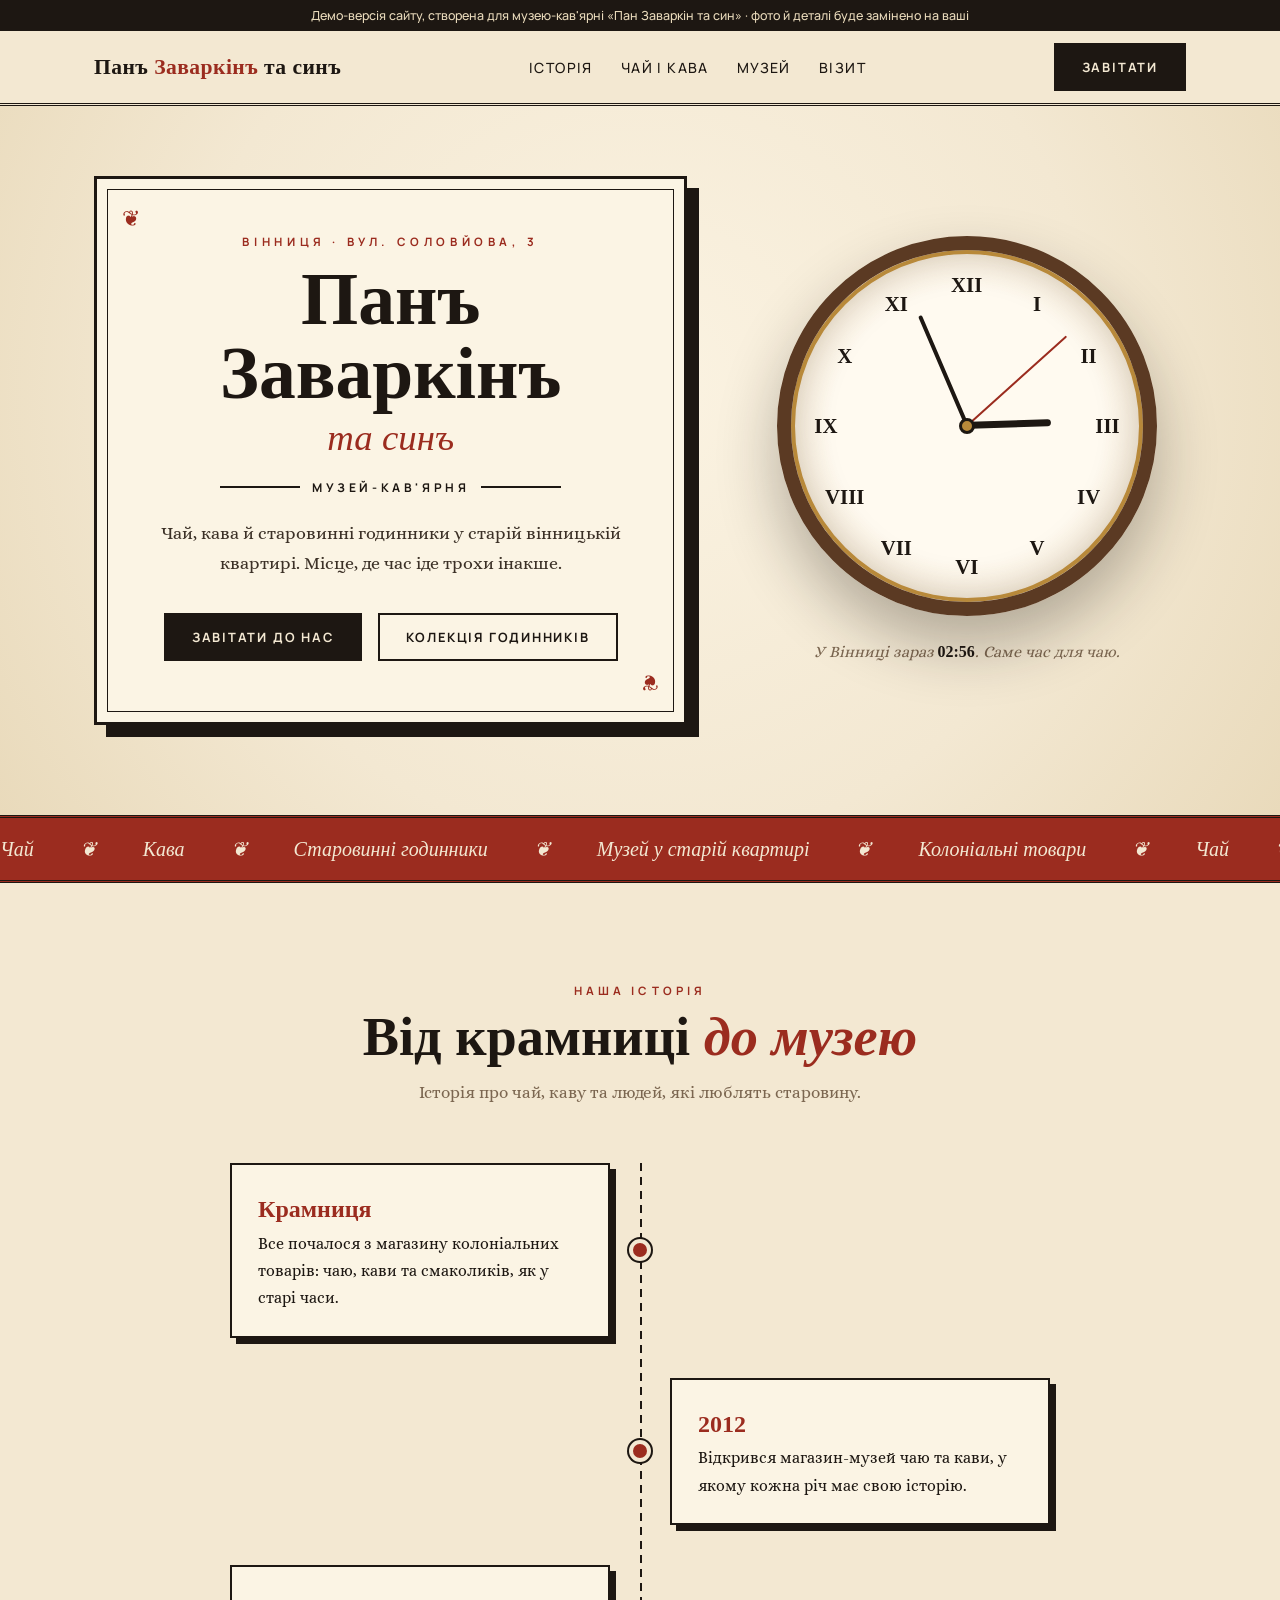
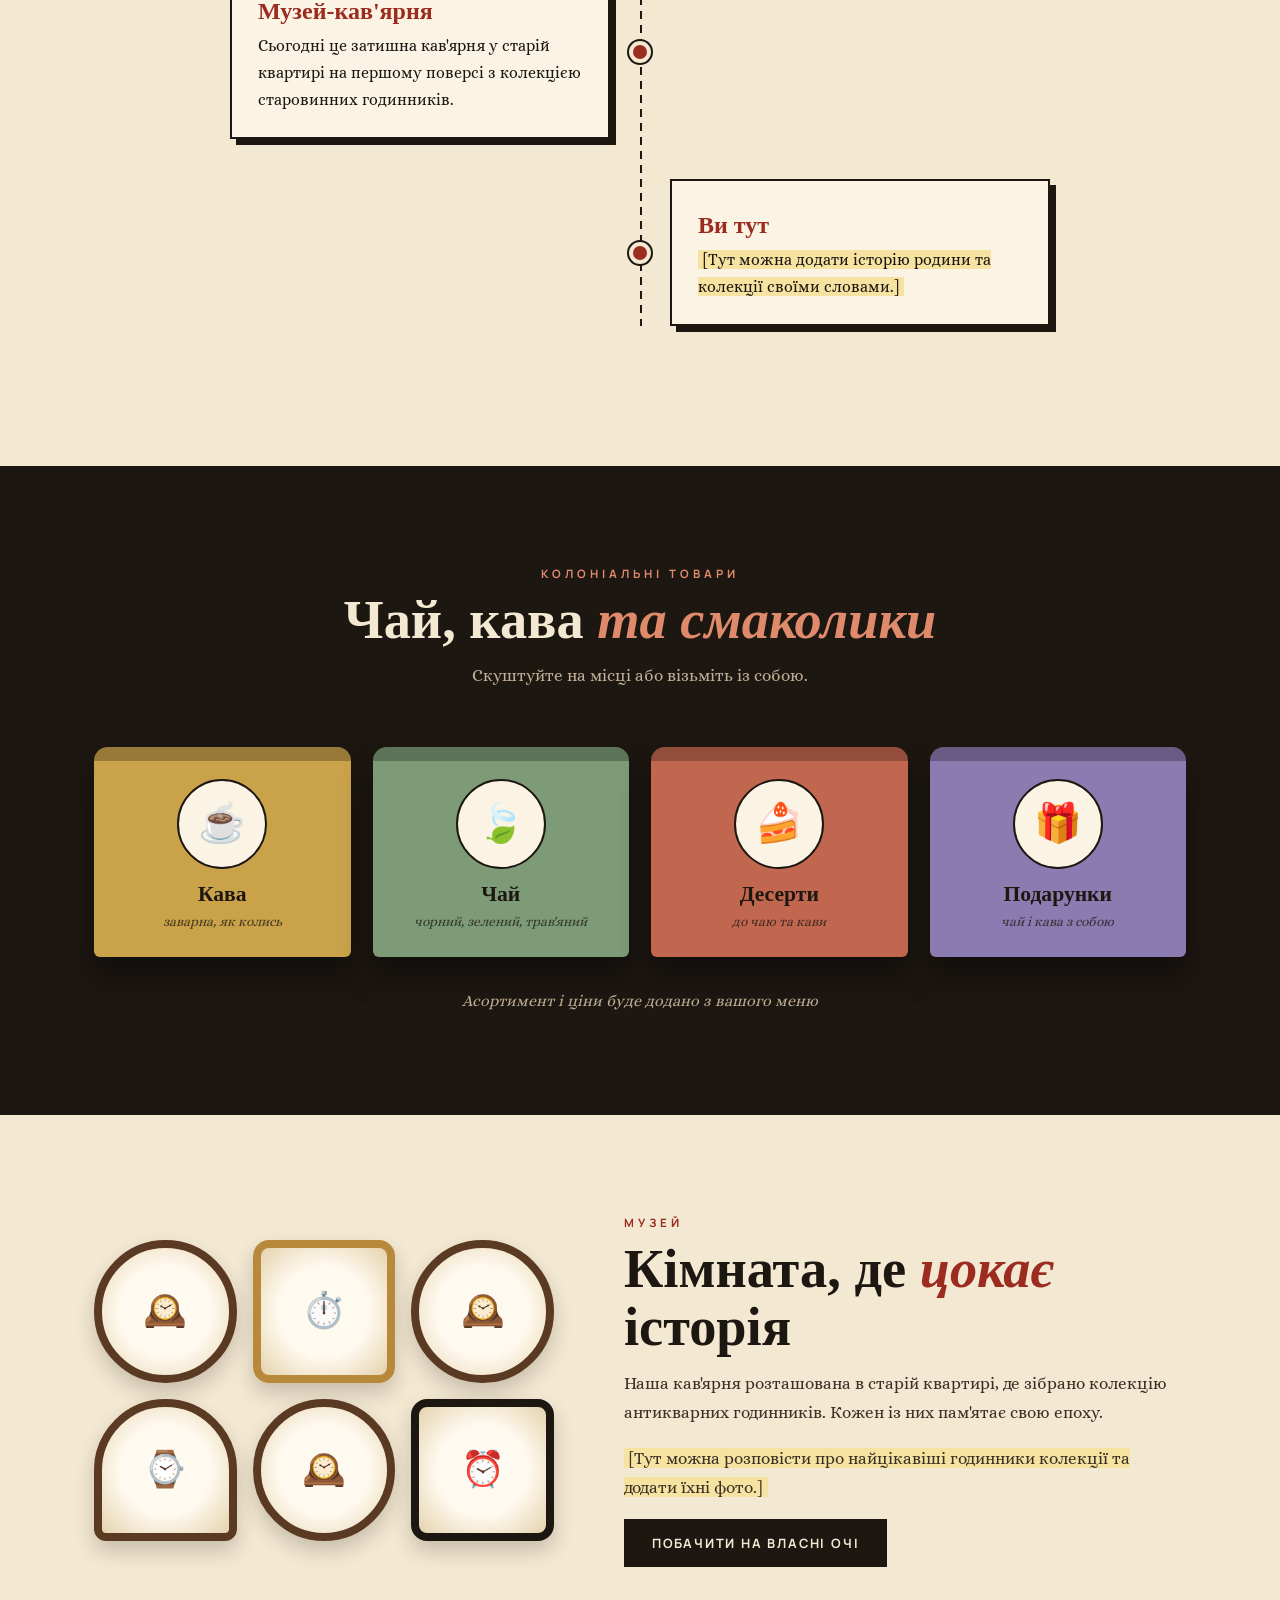
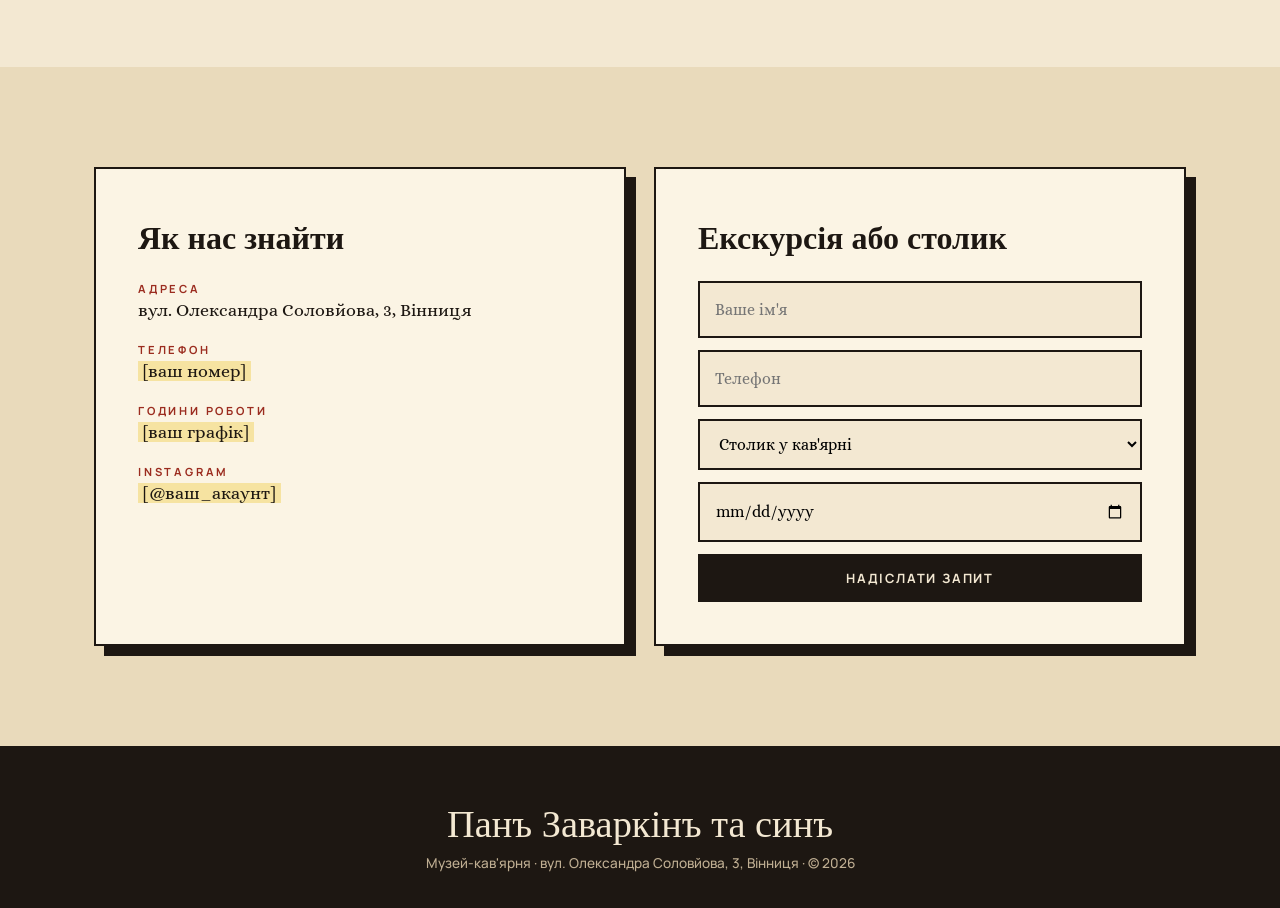
<file: zavarkin-preview/index.html>
<!DOCTYPE html>
<html lang="uk">
<head>
<meta charset="UTF-8">
<meta name="viewport" content="width=device-width, initial-scale=1.0">
<title>Панъ Заваркінъ та синъ — музей-кав'ярня у Вінниці</title>
<meta name="description" content="Музей-кав'ярня «Пан Заваркін та син» у Вінниці. Чай, кава та колекція старовинних годинників у старій квартирі на вул. Олександра Соловйова, 3.">
<link rel="preconnect" href="https://fonts.googleapis.com">
<link href="https://fonts.googleapis.com/css2?family=Old+Standard+TT:ital,wght@0,400;0,700;1,400&family=Alice&family=Manrope:wght@500;700&display=swap" rel="stylesheet">
<style>
:root{--cream:#f3e8d2;--cream2:#e9dabb;--ink:#1d1712;--red:#9b2c1f;--gold:#b8893a;--brown:#5b3a23;--muted:#7b6650}
*{box-sizing:border-box;margin:0;padding:0}
html{scroll-behavior:smooth;overflow-x:hidden}
body{font-family:Alice,Georgia,serif;background:var(--cream);color:var(--ink);line-height:1.7;overflow-x:hidden}
.os{font-family:'Old Standard TT',Georgia,serif}
a{color:inherit}
.wrap{max-width:1140px;margin:0 auto;padding:0 24px}
.demo{background:var(--ink);color:var(--cream2);text-align:center;font:500 .78rem Manrope;padding:7px 10px}
header{position:sticky;top:0;z-index:50;background:var(--cream);border-bottom:3px double var(--ink)}
nav{display:flex;justify-content:space-between;align-items:center;height:72px}
.logo{font-family:'Old Standard TT';font-weight:700;font-size:1.35rem;text-decoration:none;letter-spacing:.02em}
.logo b{color:var(--red)}
nav ul{display:flex;gap:28px;list-style:none;font:500 .88rem Manrope;text-transform:uppercase;letter-spacing:.1em}
nav ul a{text-decoration:none}nav ul a:hover{color:var(--red)}
.btn{display:inline-block;padding:13px 26px;background:var(--ink);color:var(--cream);text-decoration:none;font:700 .8rem Manrope;letter-spacing:.14em;text-transform:uppercase;border:2px solid var(--ink);cursor:pointer;transition:.2s}
.btn:hover{background:var(--red);border-color:var(--red)}
.btn.out{background:transparent;color:var(--ink)}.btn.out:hover{background:var(--ink);color:var(--cream)}

/* hero label */
.hero{padding:70px 0 90px;background:radial-gradient(circle at 50% 40%,#fbf3e2,var(--cream) 60%,var(--cream2))}
.hero .wrap{display:grid;grid-template-columns:1.15fr .85fr;gap:60px;align-items:center}
.label{border:3px solid var(--ink);padding:10px;background:#fbf4e4;box-shadow:12px 12px 0 var(--ink)}
.label .in{border:1px solid var(--ink);padding:44px 36px;text-align:center;position:relative}
.label .in:before,.label .in:after{content:"❦";position:absolute;color:var(--red);font-size:1.4rem}
.label .in:before{top:10px;left:14px}.label .in:after{bottom:10px;right:14px;transform:rotate(180deg)}
.est{font:700 .72rem Manrope;letter-spacing:.4em;text-transform:uppercase;color:var(--red);margin-bottom:14px}
.label h1{font-family:'Old Standard TT';font-size:clamp(2.6rem,6vw,4.6rem);line-height:1;font-weight:700}
.label h1 i{display:block;font-weight:400;font-size:.5em;margin:10px 0;color:var(--red)}
.rule{display:flex;align-items:center;gap:12px;justify-content:center;margin:22px 0;font:700 .75rem Manrope;letter-spacing:.3em;text-transform:uppercase}
.rule:before,.rule:after{content:"";flex:1;max-width:80px;height:2px;background:var(--ink)}
.label p{font-size:1.12rem;max-width:460px;margin:0 auto 28px;color:#3b3026}
.label .btn{margin:6px}

/* clock */
.clockbox{text-align:center}
.clock{width:min(380px,82vw);aspect-ratio:1;margin:0 auto;border-radius:50%;position:relative;background:radial-gradient(circle,#fffaf0 55%,#efe1c4);border:14px solid var(--brown);box-shadow:inset 0 0 0 4px var(--gold),inset 0 0 40px rgba(91,58,35,.3),0 30px 60px rgba(29,23,18,.3)}
.clock .n{position:absolute;inset:0;font-family:'Old Standard TT';font-size:1.3rem;font-weight:700}
.clock .n span{position:absolute;left:50%;top:50%;width:40px;height:40px;margin:-20px;display:flex;align-items:center;justify-content:center}
.hand{position:absolute;left:50%;bottom:50%;transform-origin:50% 100%;background:var(--ink);border-radius:4px}
.h{width:7px;height:24%;margin-left:-3.5px}.m{width:4px;height:34%;margin-left:-2px}.s{width:2px;height:38%;margin-left:-1px;background:var(--red)}
.pin{position:absolute;left:50%;top:50%;width:16px;height:16px;margin:-8px;border-radius:50%;background:var(--gold);border:3px solid var(--ink)}
.clockbox .cap{margin-top:22px;font-style:italic;color:var(--muted)}
.clockbox .cap b{font-family:'Old Standard TT';font-style:normal;color:var(--ink)}

/* marquee ticker */
.ticker{background:var(--red);color:var(--cream);overflow:hidden;padding:14px 0;border-top:3px double var(--ink);border-bottom:3px double var(--ink)}
.ticker div{display:flex;gap:46px;white-space:nowrap;animation:t 30s linear infinite;font-family:'Old Standard TT';font-size:1.25rem;font-style:italic}
@keyframes t{to{transform:translateX(-50%)}}

section{padding:100px 0}
.head{text-align:center;max-width:660px;margin:0 auto 56px}
.kick{font:700 .72rem Manrope;letter-spacing:.35em;text-transform:uppercase;color:var(--red);margin-bottom:10px}
h2{font-family:'Old Standard TT';font-size:clamp(2.2rem,4.6vw,3.4rem);line-height:1.08;margin-bottom:12px}
h2 i{color:var(--red)}
.head p{color:var(--muted);font-size:1.05rem}

/* history timeline */
.tl{position:relative;max-width:820px;margin:0 auto}
.tl:before{content:"";position:absolute;left:50%;top:0;bottom:0;width:2px;background:repeating-linear-gradient(var(--ink) 0 8px,transparent 8px 14px)}
.st{display:grid;grid-template-columns:1fr 60px 1fr;align-items:center;margin-bottom:40px}
.st .dot{width:22px;height:22px;border-radius:50%;background:var(--red);border:4px solid var(--cream);box-shadow:0 0 0 2px var(--ink);margin:0 auto;z-index:2}
.st .c{background:#fbf4e4;border:2px solid var(--ink);padding:24px 26px;box-shadow:6px 6px 0 var(--ink)}
.st .c b{font-family:'Old Standard TT';font-size:1.5rem;display:block;color:var(--red)}
.st:nth-child(even) .c{grid-column:3}.st:nth-child(even) .dot{grid-column:2;grid-row:1}
.st:nth-child(odd) .c{grid-column:1}.st:nth-child(odd) .dot{grid-column:2}

/* goods: tea & coffee tins */
.goods{background:var(--ink);color:var(--cream)}
.goods h2{color:var(--cream)}.goods h2 i{color:#e08a6c}.goods .head p{color:#bfae92}
.tins{display:grid;grid-template-columns:repeat(4,1fr);gap:22px}
.tin{border-radius:14px 14px 6px 6px;padding:20px 16px 24px;text-align:center;color:var(--ink);position:relative;transition:.35s;box-shadow:0 20px 30px rgba(0,0,0,.4)}
.tin:hover{transform:translateY(-10px) rotate(-2deg)}
.tin:before{content:"";display:block;height:14px;margin:-20px -16px 18px;border-radius:14px 14px 0 0;background:rgba(0,0,0,.25)}
.tin .badge{width:90px;height:90px;border-radius:50%;margin:0 auto 14px;border:2px solid var(--ink);display:flex;align-items:center;justify-content:center;font-size:2.4rem;background:#fbf4e4}
.tin h3{font-family:'Old Standard TT';font-size:1.35rem;line-height:1.1}
.tin p{font-size:.85rem;opacity:.75;font-style:italic;margin-top:4px}
.t1{background:#c9a24a}.t2{background:#7d9b76}.t3{background:#c2674f}.t4{background:#8a7bb0}

/* museum */
.museum .wrap{display:grid;grid-template-columns:.9fr 1.1fr;gap:70px;align-items:center}
.wall{display:grid;grid-template-columns:repeat(3,1fr);gap:16px}
.mc{aspect-ratio:1;border-radius:50%;background:radial-gradient(circle,#fffaf0 50%,#e4d2ad);border:8px solid var(--brown);display:flex;align-items:center;justify-content:center;font-size:2.2rem;box-shadow:0 10px 20px rgba(29,23,18,.2);transition:.4s}
.mc:nth-child(2){border-radius:16px;border-color:var(--gold)}.mc:nth-child(4){border-radius:50% 50% 12px 12px}.mc:nth-child(6){border-radius:16px;border-color:var(--ink)}
.mc:hover{transform:rotate(-8deg) scale(1.06)}
.museum h2{text-align:left}
.museum p{margin-bottom:16px;font-size:1.08rem;color:#3b3026}
.todo{background:#f6e3a1;padding:0 5px}

/* visit */
.visit{background:var(--cream2)}
.visit .wrap{display:grid;grid-template-columns:1fr 1fr;gap:28px}
.box{background:#fbf4e4;border:2px solid var(--ink);padding:42px;box-shadow:10px 10px 0 var(--ink)}
.box h3{font-family:'Old Standard TT';font-size:2rem;margin-bottom:16px}
.box dt{font:700 .7rem Manrope;letter-spacing:.25em;text-transform:uppercase;color:var(--red);margin-top:16px}
.box dd{font-size:1.1rem}
form{display:flex;flex-direction:column;gap:12px}
input,select{padding:13px 15px;border:2px solid var(--ink);background:var(--cream);font:inherit}
footer{background:var(--ink);color:#bfae92;text-align:center;padding:56px 0 36px;font:500 .85rem Manrope}
footer .os{font-size:2.4rem;color:var(--cream);display:block;margin-bottom:8px}
.rv{opacity:0;transform:translateY(30px);transition:.9s}.rv.in{opacity:1;transform:none}
@media(max-width:900px){
 nav ul{display:none}.logo{font-size:1.05rem}
 .hero .wrap,.museum .wrap,.visit .wrap{grid-template-columns:1fr}
 .label{box-shadow:7px 7px 0 var(--ink)}.label .in{padding:34px 20px}
 .tins{grid-template-columns:repeat(2,1fr)}
 .tl:before{left:18px}.st{grid-template-columns:40px 1fr}.st .dot,.st:nth-child(even) .dot,.st:nth-child(odd) .dot{grid-column:1;grid-row:1;margin:0}.st .c,.st:nth-child(even) .c,.st:nth-child(odd) .c{grid-column:2}
 .box{padding:30px 22px;box-shadow:6px 6px 0 var(--ink)}
 section{padding:76px 0}
}
</style>
</head>
<body>
<div class="demo">Демо-версія сайту, створена для музею-кав'ярні «Пан Заваркін та син» · фото й деталі буде замінено на ваші</div>
<header><div class="wrap"><nav>
 <a href="#" class="logo">Панъ <b>Заваркінъ</b> та синъ</a>
 <ul><li><a href="#history">Історія</a></li><li><a href="#goods">Чай і кава</a></li><li><a href="#museum">Музей</a></li><li><a href="#visit">Візит</a></li></ul>
 <a href="#visit" class="btn">Завітати</a>
</nav></div></header>

<section class="hero"><div class="wrap">
 <div class="label rv"><div class="in">
  <div class="est">Вінниця · вул. Соловйова, 3</div>
  <h1>Панъ Заваркінъ<i>та синъ</i></h1>
  <div class="rule">музей-кав'ярня</div>
  <p>Чай, кава й старовинні годинники у старій вінницькій квартирі. Місце, де час іде трохи інакше.</p>
  <a href="#visit" class="btn">Завітати до нас</a>
  <a href="#museum" class="btn out">Колекція годинників</a>
 </div></div>
 <div class="clockbox rv">
  <div class="clock" id="clock"><div class="n" id="nums"></div><div class="hand h" id="hh"></div><div class="hand m" id="mh"></div><div class="hand s" id="sh"></div><div class="pin"></div></div>
  <p class="cap">У Вінниці зараз <b id="now">--:--</b>. Саме час для чаю.</p>
 </div>
</div></section>

<div class="ticker"><div>
 <span>Чай</span><span>❦</span><span>Кава</span><span>❦</span><span>Старовинні годинники</span><span>❦</span><span>Музей у старій квартирі</span><span>❦</span><span>Колоніальні товари</span><span>❦</span>
 <span>Чай</span><span>❦</span><span>Кава</span><span>❦</span><span>Старовинні годинники</span><span>❦</span><span>Музей у старій квартирі</span><span>❦</span><span>Колоніальні товари</span><span>❦</span>
</div></div>

<section id="history"><div class="wrap">
 <div class="head rv"><div class="kick">Наша історія</div><h2>Від крамниці <i>до музею</i></h2><p>Історія про чай, каву та людей, які люблять старовину.</p></div>
 <div class="tl">
  <div class="st rv"><div class="c"><b>Крамниця</b>Все почалося з магазину колоніальних товарів: чаю, кави та смаколиків, як у старі часи.</div><div class="dot"></div></div>
  <div class="st rv"><div class="dot"></div><div class="c"><b>2012</b>Відкрився магазин-музей чаю та кави, у якому кожна річ має свою історію.</div></div>
  <div class="st rv"><div class="c"><b>Музей-кав'ярня</b>Сьогодні це затишна кав'ярня у старій квартирі на першому поверсі з колекцією старовинних годинників.</div><div class="dot"></div></div>
  <div class="st rv"><div class="dot"></div><div class="c"><b>Ви тут</b><span class="todo">[Тут можна додати історію родини та колекції своїми словами.]</span></div></div>
 </div>
</div></section>

<section id="goods" class="goods"><div class="wrap">
 <div class="head rv"><div class="kick" style="color:#e08a6c">Колоніальні товари</div><h2>Чай, кава <i>та смаколики</i></h2><p>Скуштуйте на місці або візьміть із собою.</p></div>
 <div class="tins">
  <div class="tin t1 rv"><div class="badge">☕</div><h3>Кава</h3><p>заварна, як колись</p></div>
  <div class="tin t2 rv"><div class="badge">🍃</div><h3>Чай</h3><p>чорний, зелений, трав'яний</p></div>
  <div class="tin t3 rv"><div class="badge">🍰</div><h3>Десерти</h3><p>до чаю та кави</p></div>
  <div class="tin t4 rv"><div class="badge">🎁</div><h3>Подарунки</h3><p>чай і кава з собою</p></div>
 </div>
 <p style="text-align:center;margin-top:30px;font-style:italic;color:#bfae92">Асортимент і ціни буде додано з вашого меню</p>
</div></section>

<section id="museum" class="museum"><div class="wrap">
 <div class="wall rv">
  <div class="mc">🕰️</div><div class="mc">⏱️</div><div class="mc">🕰️</div><div class="mc">⌚</div><div class="mc">🕰️</div><div class="mc">⏰</div>
 </div>
 <div class="rv">
  <div class="kick">Музей</div>
  <h2>Кімната, де <i>цокає</i> історія</h2>
  <p>Наша кав'ярня розташована в старій квартирі, де зібрано колекцію антикварних годинників. Кожен із них пам'ятає свою епоху.</p>
  <p><span class="todo">[Тут можна розповісти про найцікавіші годинники колекції та додати їхні фото.]</span></p>
  <a href="#visit" class="btn">Побачити на власні очі</a>
 </div>
</div></section>

<section id="visit" class="visit"><div class="wrap">
 <div class="box rv">
  <h3>Як нас знайти</h3>
  <dl>
   <dt>Адреса</dt><dd>вул. Олександра Соловйова, 3, Вінниця</dd>
   <dt>Телефон</dt><dd><span class="todo">[ваш номер]</span></dd>
   <dt>Години роботи</dt><dd><span class="todo">[ваш графік]</span></dd>
   <dt>Instagram</dt><dd><span class="todo">[@ваш_акаунт]</span></dd>
  </dl>
 </div>
 <div class="box rv">
  <h3>Екскурсія або столик</h3>
  <form id="f">
   <input required placeholder="Ваше ім'я"><input required type="tel" placeholder="Телефон">
   <select><option>Столик у кав'ярні</option><option>Екскурсія музеєм</option><option>Подарунковий набір</option></select>
   <input type="date">
   <button class="btn" type="submit">Надіслати запит</button>
  </form>
 </div>
</div></section>

<footer><span class="os">Панъ Заваркінъ та синъ</span>Музей-кав'ярня · вул. Олександра Соловйова, 3, Вінниця · © 2026</footer>

<script>
const R=['XII','I','II','III','IV','V','VI','VII','VIII','IX','X','XI'],N=document.getElementById('nums');
R.forEach((r,i)=>{const a=i*30*Math.PI/180;N.insertAdjacentHTML('beforeend',`<span style="transform:translate(${Math.sin(a)*40}%,${-Math.cos(a)*40}%);left:calc(50% + ${Math.sin(a)*40}%);top:calc(50% - ${Math.cos(a)*40}%)">${r}</span>`)});
document.querySelectorAll('#nums span').forEach(s=>s.style.transform='none');
function tick(){const d=new Date(new Date().toLocaleString('en-US',{timeZone:'Europe/Kyiv'}));const s=d.getSeconds(),m=d.getMinutes(),h=d.getHours()%12;
 document.getElementById('sh').style.transform=`rotate(${s*6}deg)`;document.getElementById('mh').style.transform=`rotate(${m*6+s*.1}deg)`;document.getElementById('hh').style.transform=`rotate(${h*30+m*.5}deg)`;
 document.getElementById('now').textContent=String(d.getHours()).padStart(2,'0')+':'+String(m).padStart(2,'0')}
tick();setInterval(tick,1000);
const io=new IntersectionObserver(es=>es.forEach(e=>{if(e.isIntersecting){e.target.classList.add('in');io.unobserve(e.target)}}),{threshold:.12});
document.querySelectorAll('.rv').forEach(el=>io.observe(el));
document.getElementById('f').onsubmit=e=>{e.preventDefault();e.target.innerHTML='<p style="text-align:center;padding:30px 0"><span class="os" style="font-size:1.8rem">Дякуємо!</span><br>Ми зв\'яжемося з вами найближчим часом.</p>'};
</script>
</body>
</html>
</file>
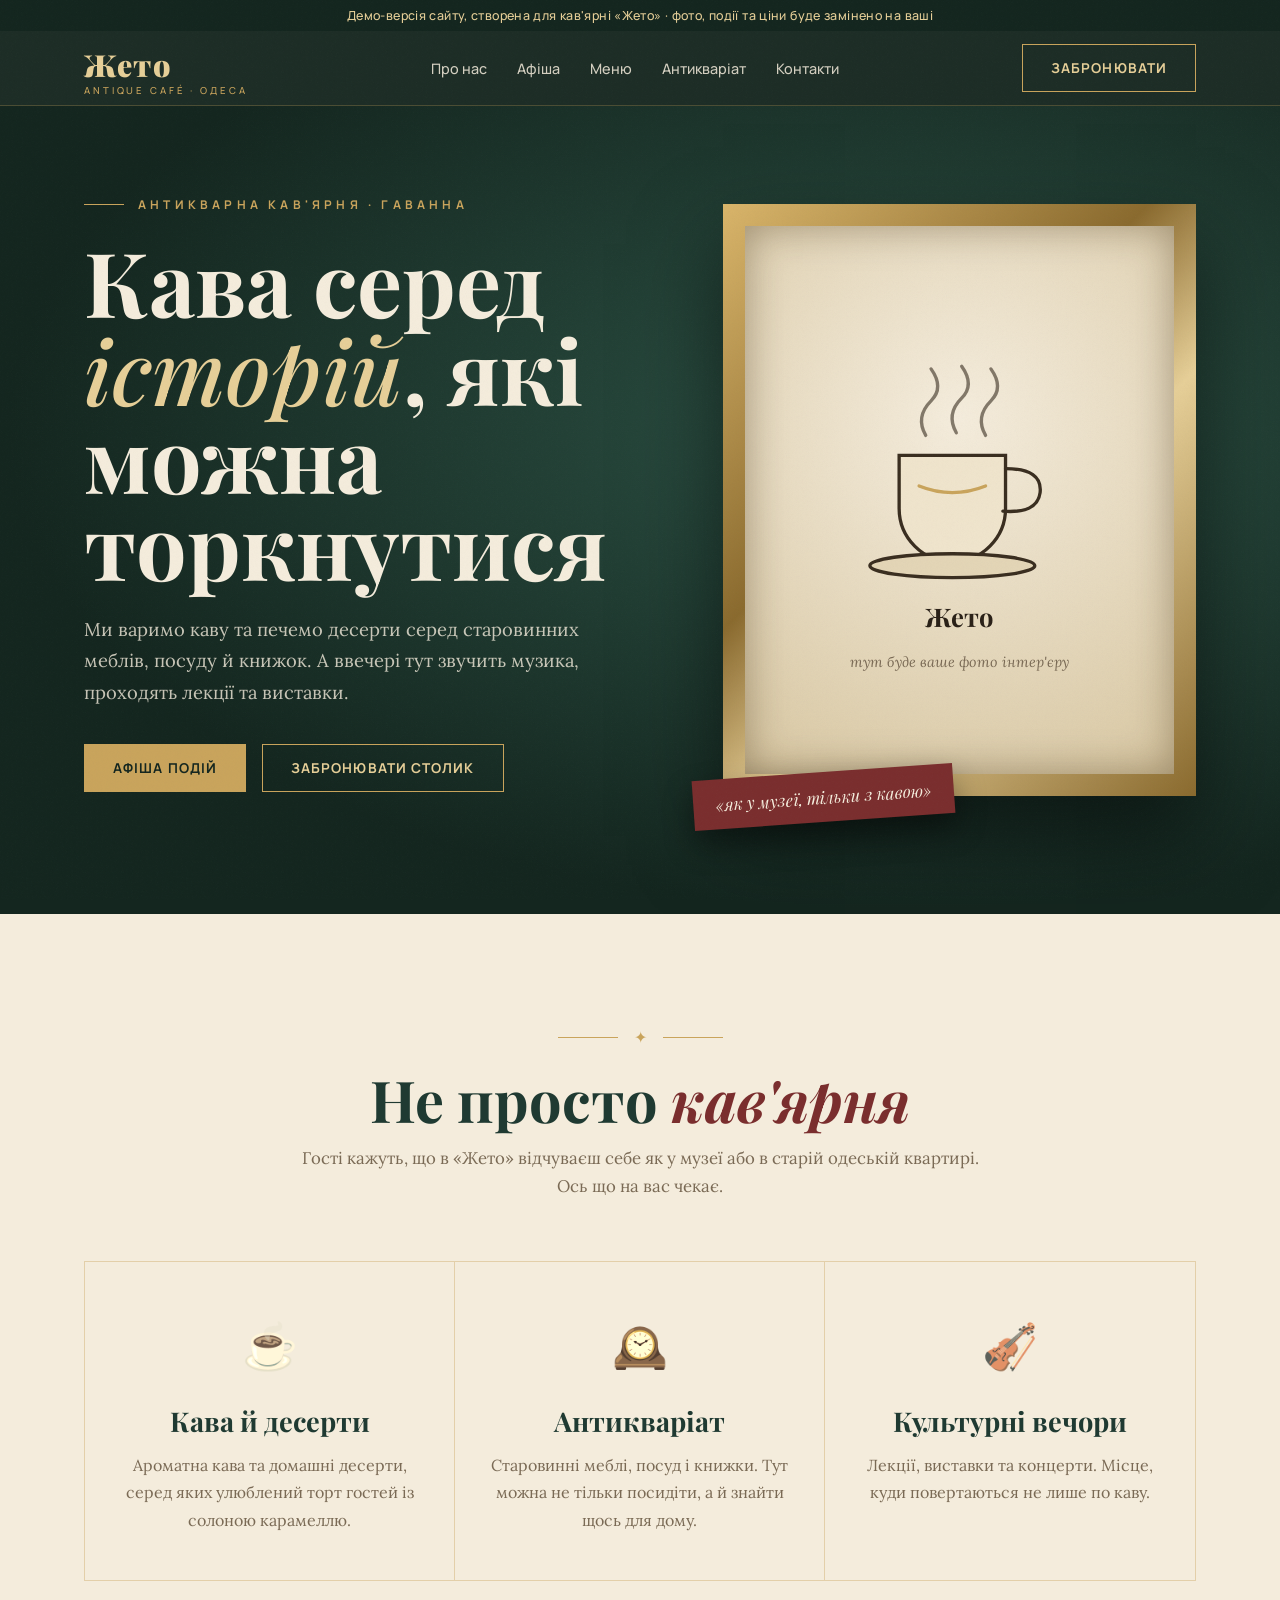
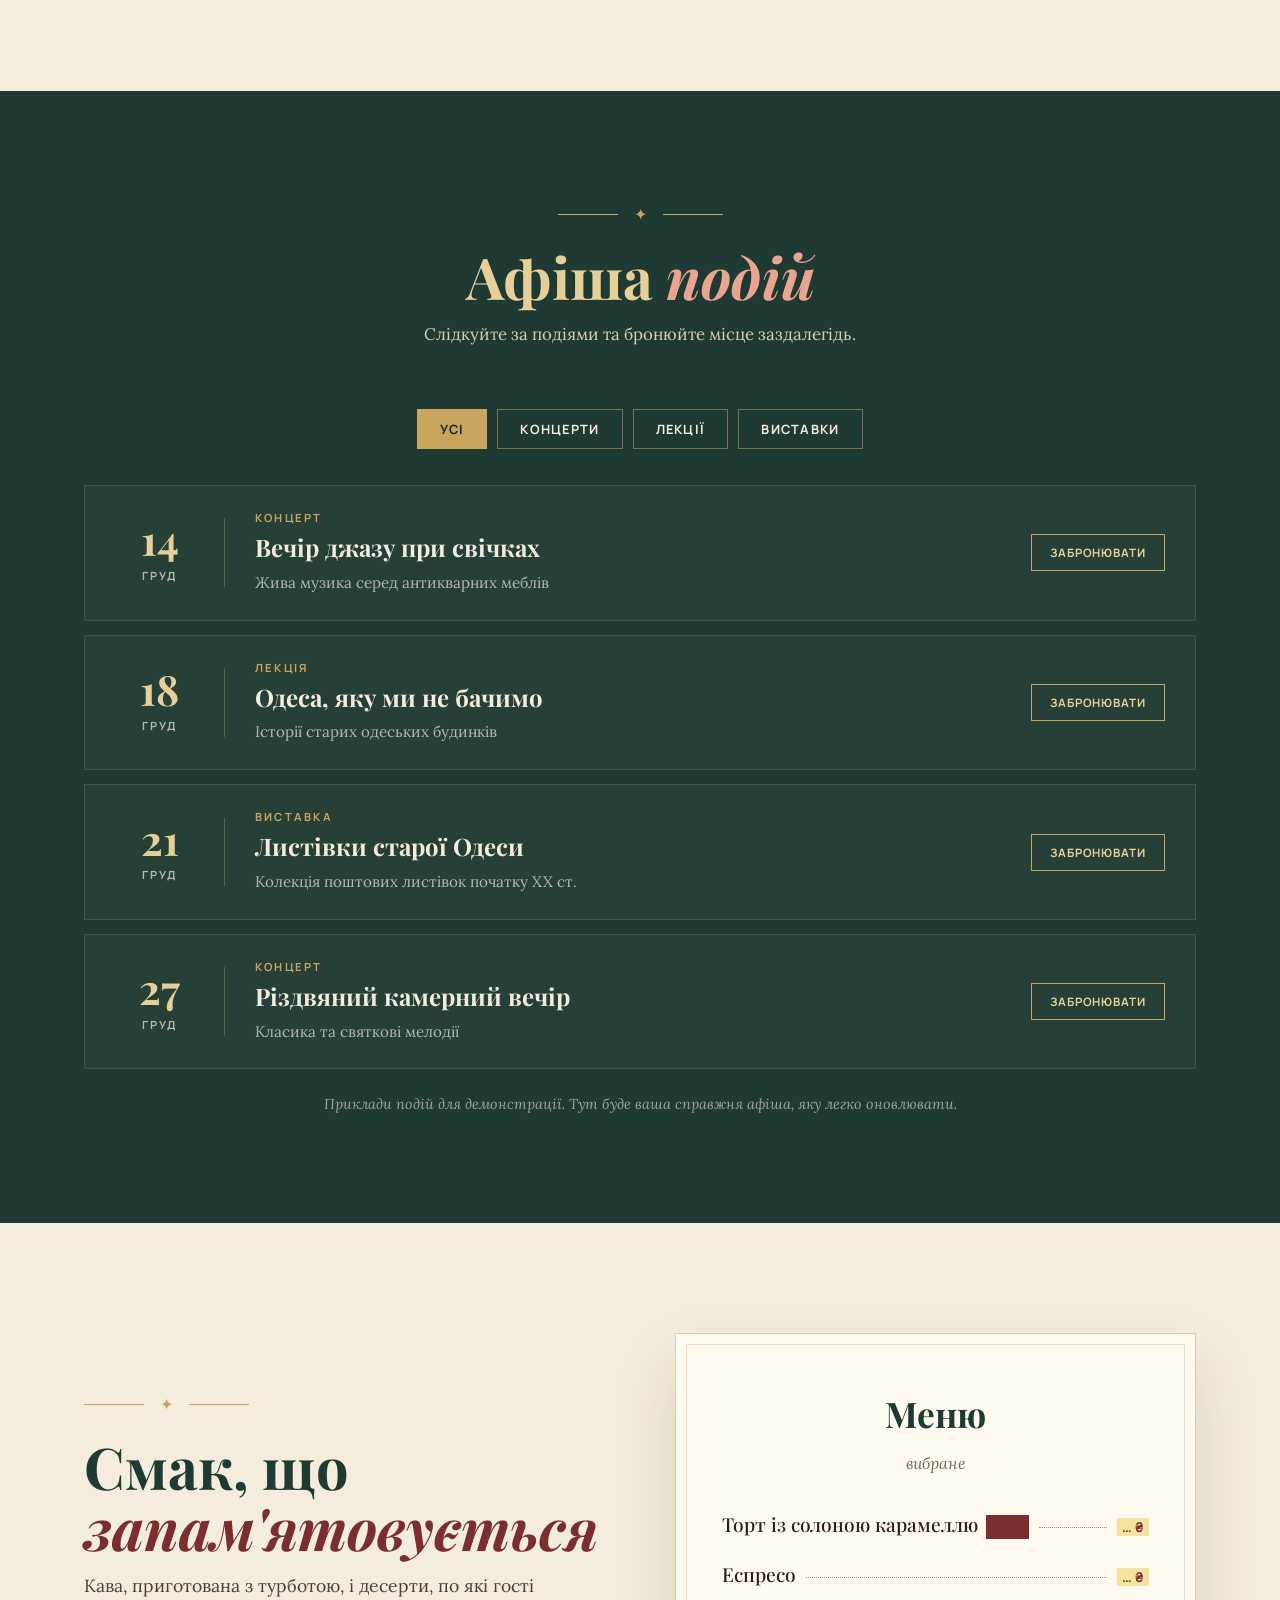
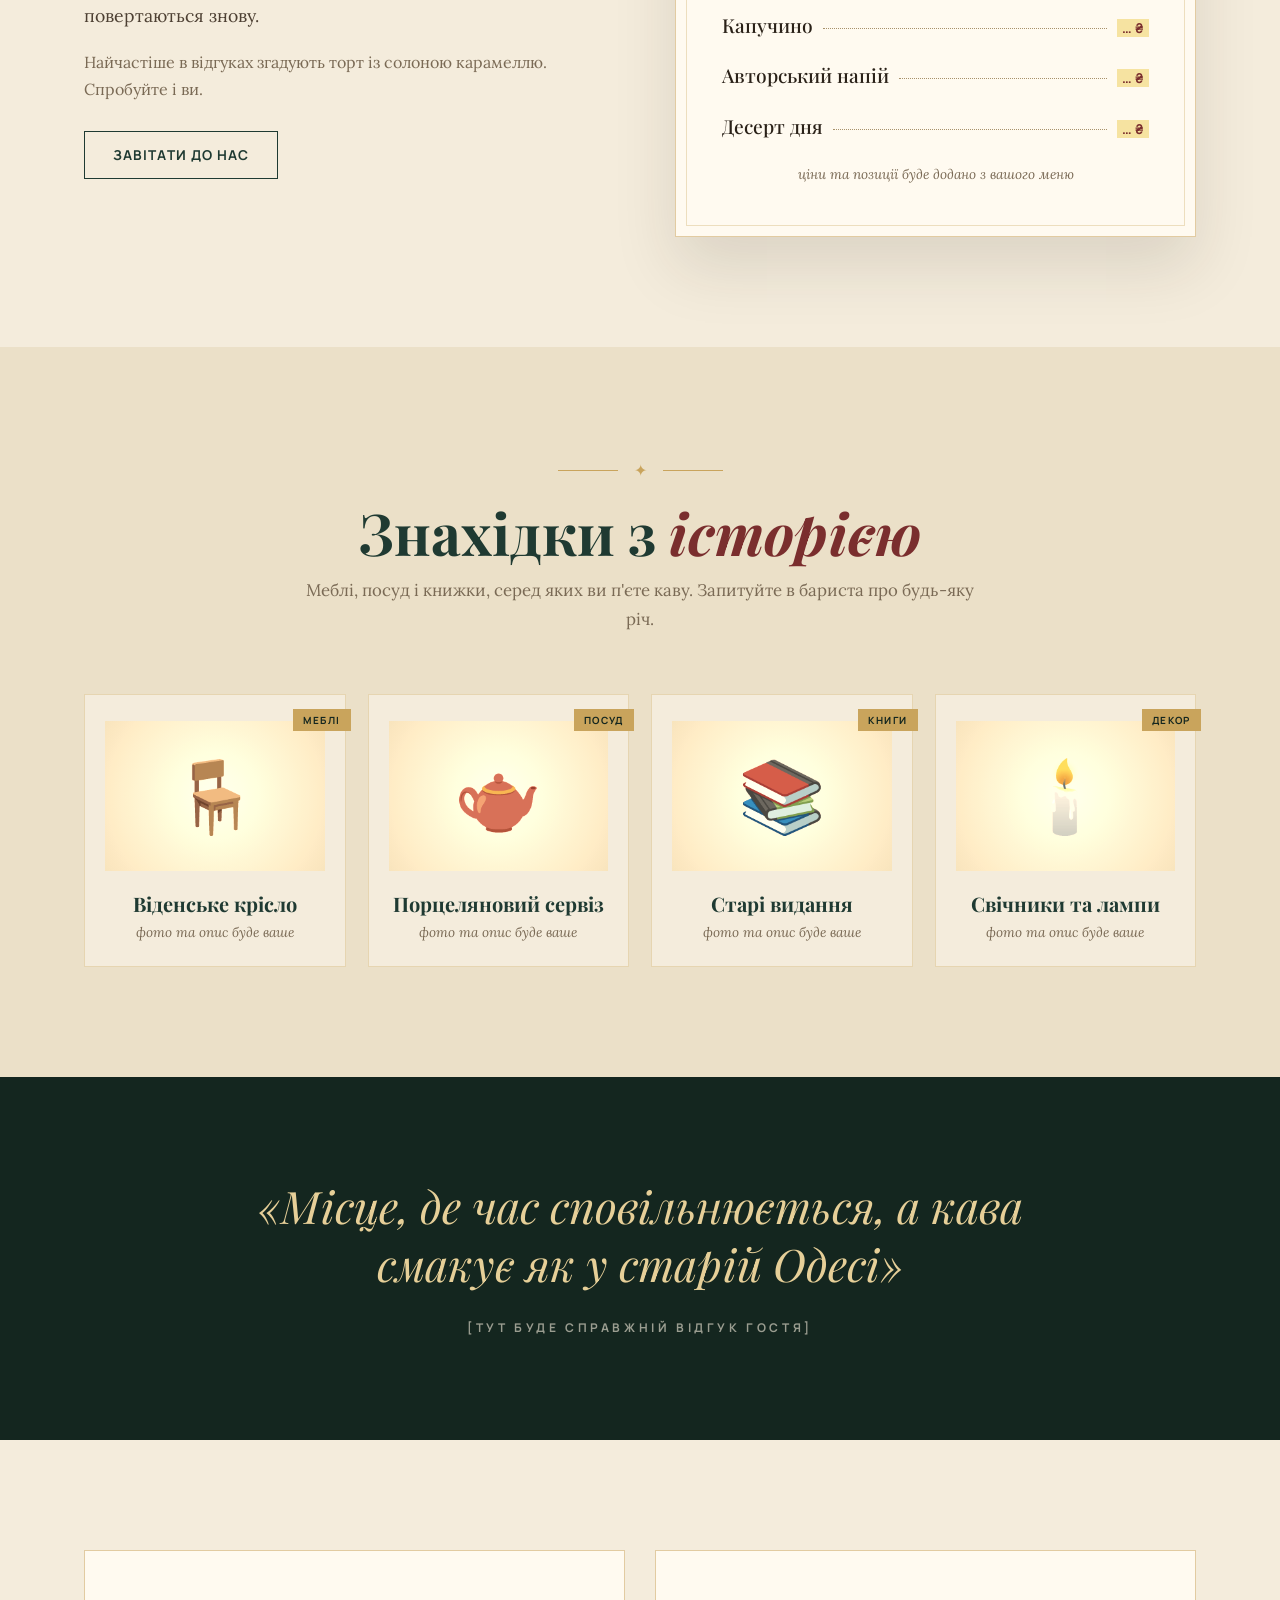
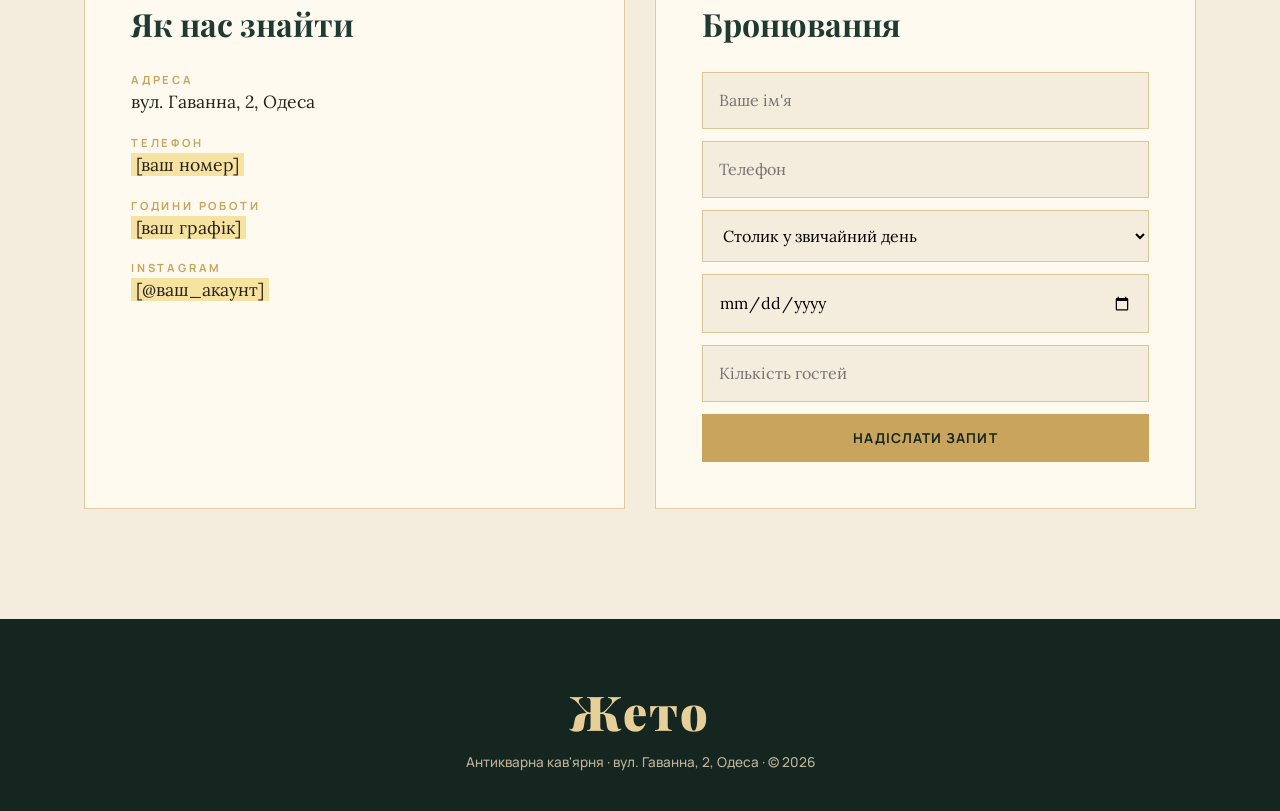
<file: zheto-preview/index.html>
<!DOCTYPE html>
<html lang="uk">
<head>
<meta charset="UTF-8">
<meta name="viewport" content="width=device-width, initial-scale=1.0">
<title>Жето — антикварна кав'ярня в Одесі</title>
<meta name="description" content="Жето — антикварна кав'ярня в Одесі на Гаванній. Кава, десерти, антикварні меблі, посуд і книги. Лекції, виставки та концерти.">
<link rel="preconnect" href="https://fonts.googleapis.com">
<link href="https://fonts.googleapis.com/css2?family=Playfair+Display:ital,wght@0,500;0,700;0,900;1,500&family=Lora:ital,wght@0,400;0,600;1,400&family=Manrope:wght@500;700&display=swap" rel="stylesheet">
<style>
:root{--green:#1f3a32;--deep:#14261f;--gold:#c9a45c;--gold2:#e6cf98;--paper:#f4ecdc;--paper2:#ebe0c8;--ink:#2a2118;--wine:#7a2e2e;--muted:#7a6a55}
*{box-sizing:border-box;margin:0;padding:0}
html{scroll-behavior:smooth;overflow-x:hidden}
body{font-family:Lora,Georgia,serif;background:var(--paper);color:var(--ink);line-height:1.7;overflow-x:hidden}
body:before{content:"";position:fixed;inset:0;pointer-events:none;z-index:100;opacity:.35;background-image:url("data:image/svg+xml,%3Csvg xmlns='http://www.w3.org/2000/svg' width='160' height='160'%3E%3Cfilter id='n'%3E%3CfeTurbulence baseFrequency='.8' numOctaves='3'/%3E%3C/filter%3E%3Crect width='160' height='160' filter='url(%23n)' opacity='.08'/%3E%3C/svg%3E")}
h1,h2,h3,.pf{font-family:'Playfair Display',Georgia,serif}
a{color:inherit}
.wrap{max-width:1160px;margin:0 auto;padding:0 24px}
.demo{background:var(--deep);color:var(--gold2);text-align:center;font:500 .78rem Manrope,sans-serif;padding:7px 10px;letter-spacing:.03em}
header{position:sticky;top:0;z-index:50;background:rgba(20,38,31,.96);color:var(--paper);border-bottom:1px solid #c9a45c44}
nav{display:flex;justify-content:space-between;align-items:center;height:74px}
.logo{font-family:'Playfair Display',serif;font-size:1.9rem;font-weight:900;text-decoration:none;color:var(--gold2);letter-spacing:.04em}
.logo small{font:500 .6rem Manrope;letter-spacing:.3em;display:block;color:var(--gold);margin-top:-6px}
nav ul{display:flex;gap:30px;list-style:none;font:500 .9rem Manrope,sans-serif}
nav ul a{text-decoration:none;opacity:.85}nav ul a:hover{color:var(--gold2);opacity:1}
.btn{display:inline-block;padding:14px 28px;font:700 .85rem Manrope,sans-serif;letter-spacing:.08em;text-transform:uppercase;text-decoration:none;border:1.5px solid var(--gold);color:var(--gold2);background:transparent;cursor:pointer;transition:.25s}
.btn:hover{background:var(--gold);color:var(--deep)}
.btn.fill{background:var(--gold);color:var(--deep)}.btn.fill:hover{background:var(--gold2)}
.btn.dark{border-color:var(--green);color:var(--green)}.btn.dark:hover{background:var(--green);color:var(--paper)}

/* hero */
.hero{background:radial-gradient(ellipse at 70% 40%,#2c5144,var(--deep) 70%);color:var(--paper);padding:90px 0 110px;position:relative;overflow:hidden}
.hero .wrap{display:grid;grid-template-columns:1.1fr .9fr;gap:60px;align-items:center}
.since{font:700 .75rem Manrope;letter-spacing:.35em;color:var(--gold);text-transform:uppercase;display:flex;align-items:center;gap:14px;margin-bottom:24px}
.since:before{content:"";width:40px;height:1px;background:var(--gold)}
.hero h1{font-size:clamp(3rem,7vw,5.6rem);line-height:.98;font-weight:700;margin-bottom:26px}
.hero h1 em{color:var(--gold2);font-weight:500}
.hero p{font-size:1.15rem;opacity:.8;max-width:500px;margin-bottom:36px}
.hero .btn{margin:0 12px 12px 0}
.frame{position:relative;aspect-ratio:4/5;padding:22px;background:linear-gradient(135deg,#d9b56a,#8a6a2e 40%,#e6cf98 60%,#8a6a2e);box-shadow:0 40px 80px rgba(0,0,0,.5);transform:rotate(2deg)}
.frame .in{width:100%;height:100%;background:radial-gradient(circle at 50% 35%,#f4ecdc,#d8c7a2);display:flex;flex-direction:column;align-items:center;justify-content:center;box-shadow:inset 0 0 40px rgba(60,40,10,.4);color:var(--ink);text-align:center;padding:30px}
.frame svg{width:72%}
.frame .cap{font:italic .9rem Lora;color:var(--muted);margin-top:14px}
.tag{position:absolute;bottom:-26px;left:-30px;background:var(--wine);color:var(--paper);padding:14px 22px;font:italic 1.05rem 'Playfair Display';transform:rotate(-4deg);box-shadow:0 14px 30px rgba(0,0,0,.4)}

/* ornament divider */
.orn{display:flex;align-items:center;justify-content:center;gap:16px;color:var(--gold);margin-bottom:18px}
.orn:before,.orn:after{content:"";width:60px;height:1px;background:currentColor}
section{padding:110px 0}
.head{text-align:center;max-width:680px;margin:0 auto 60px}
h2{font-size:clamp(2.3rem,5vw,3.6rem);line-height:1.05;margin-bottom:14px;color:var(--green)}
h2 em{color:var(--wine)}
.head p{color:var(--muted);font-size:1.05rem}

/* three pillars */
.pillars{display:grid;grid-template-columns:repeat(3,1fr);gap:0;border:1px solid #c9a45c66}
.pil{padding:46px 36px;text-align:center;border-right:1px solid #c9a45c66;transition:.3s;background:var(--paper)}
.pil:last-child{border-right:0}
.pil:hover{background:#fffaf0}
.pil .ico{font-size:2.8rem;margin-bottom:14px;filter:sepia(.5)}
.pil h3{font-size:1.7rem;color:var(--green);margin-bottom:8px}
.pil p{color:var(--muted)}

/* events */
.events{background:var(--green);color:var(--paper)}
.events h2{color:var(--gold2)}.events h2 em{color:#e9a58f}
.events .head p{color:#d9cdb3}
.tabs{display:flex;justify-content:center;gap:10px;margin-bottom:36px;flex-wrap:wrap}
.tab{background:none;border:1px solid #c9a45c88;color:var(--paper);padding:10px 22px;font:700 .8rem Manrope;letter-spacing:.1em;text-transform:uppercase;cursor:pointer}
.tab.on{background:var(--gold);color:var(--deep);border-color:var(--gold)}
.evlist{display:grid;gap:14px}
.ev{display:grid;grid-template-columns:110px 1fr auto;gap:30px;align-items:center;padding:24px 30px;background:#ffffff08;border:1px solid #c9a45c33;transition:.3s}
.ev:hover{background:#ffffff12;transform:translateX(6px)}
.ev .d{font-family:'Playfair Display';text-align:center;border-right:1px solid #c9a45c55;padding-right:20px}
.ev .d b{display:block;font-size:2.6rem;line-height:1;color:var(--gold2)}
.ev .d span{font:700 .7rem Manrope;letter-spacing:.2em;text-transform:uppercase;opacity:.7}
.ev .k{font:700 .7rem Manrope;letter-spacing:.2em;text-transform:uppercase;color:var(--gold)}
.ev h3{font-size:1.5rem;margin:2px 0}
.ev p{opacity:.7;font-size:.95rem}
.ev .btn{padding:10px 18px;font-size:.72rem}
.note{text-align:center;margin-top:26px;font:italic .9rem Lora;opacity:.6}

/* menu */
.menu .wrap{display:grid;grid-template-columns:1fr 1fr;gap:70px;align-items:center}
.card{background:#fffaf0;border:1px solid #c9a45c88;padding:50px 46px;position:relative;box-shadow:0 30px 60px rgba(42,33,24,.12)}
.card:before{content:"";position:absolute;inset:10px;border:1px solid #c9a45c55;pointer-events:none}
.card h3{font-size:2.2rem;text-align:center;color:var(--green);margin-bottom:6px}
.card .sub{text-align:center;font-style:italic;color:var(--muted);margin-bottom:30px}
.line{display:flex;align-items:baseline;gap:10px;margin-bottom:18px}
.line b{font-family:'Playfair Display';font-size:1.2rem;font-weight:500}
.line i{flex:1;border-bottom:1px dotted #a8916a;transform:translateY(-4px)}
.line span{font:700 .85rem Manrope;color:var(--wine)}
.line small{display:block;color:var(--muted);font-size:.85rem;font-style:italic}
.star{background:var(--wine);color:#fff;font:700 .6rem Manrope;letter-spacing:.15em;padding:3px 8px;margin-left:8px;vertical-align:middle}
.menu h2{text-align:left}
.menu .lead{font-size:1.1rem;color:#4d4033;margin-bottom:18px}

/* antiques */
.antiques{background:var(--paper2)}
.shelf{display:grid;grid-template-columns:repeat(4,1fr);gap:22px}
.obj{background:var(--paper);padding:26px 20px 22px;text-align:center;border:1px solid #c9a45c55;transition:.35s;position:relative}
.obj:hover{transform:translateY(-8px) rotate(-1deg);box-shadow:0 24px 40px rgba(42,33,24,.15)}
.obj .pic{height:150px;display:flex;align-items:center;justify-content:center;font-size:4.4rem;background:radial-gradient(circle,#fffaf0,#e3d5b6);margin-bottom:16px;filter:sepia(.35)}
.obj h3{font-size:1.25rem;color:var(--green)}
.obj p{font-size:.85rem;color:var(--muted);font-style:italic}
.obj .lbl{position:absolute;z-index:3;top:14px;right:-6px;background:var(--gold);color:var(--deep);font:700 .62rem Manrope;letter-spacing:.15em;padding:4px 10px;text-transform:uppercase}

/* quote */
.quote{background:var(--deep);color:var(--paper);text-align:center;padding:100px 0}
.quote blockquote{font-family:'Playfair Display';font-style:italic;font-size:clamp(1.8rem,3.6vw,2.8rem);line-height:1.3;max-width:860px;margin:0 auto 20px;color:var(--gold2)}
.quote cite{font:700 .75rem Manrope;letter-spacing:.3em;text-transform:uppercase;opacity:.6}

/* visit */
.visit .wrap{display:grid;grid-template-columns:1fr 1fr;gap:30px}
.box{background:#fffaf0;border:1px solid #c9a45c88;padding:46px}
.box h3{font-size:2rem;color:var(--green);margin-bottom:20px}
.box dt{font:700 .7rem Manrope;letter-spacing:.25em;text-transform:uppercase;color:var(--gold);margin-top:18px}
.box dd{font-size:1.1rem}
form{display:flex;flex-direction:column;gap:12px}
input,select,textarea{padding:14px 16px;border:1px solid #c9a45c88;background:var(--paper);font:inherit}
input:focus,textarea:focus,select:focus{outline:2px solid var(--gold)}
.todo{background:#f6e3a1;padding:0 5px}
footer{background:var(--deep);color:#bfb39a;text-align:center;padding:60px 0 40px;font:500 .85rem Manrope}
footer .logo{font-size:3rem;display:block;margin-bottom:10px}

.rv{opacity:0;transform:translateY(30px);transition:.9s ease}.rv.in{opacity:1;transform:none}
@media(max-width:900px){
 nav ul{display:none}.logo{font-size:1.5rem}
 .hero .wrap,.menu .wrap,.visit .wrap{grid-template-columns:1fr}
 .frame{max-width:320px;margin:20px auto 0}
 .pillars{grid-template-columns:1fr}.pil{border-right:0;border-bottom:1px solid #c9a45c66}
 .shelf{grid-template-columns:repeat(2,1fr)}
 .ev{grid-template-columns:80px 1fr;gap:18px;padding:20px}.ev .btn{grid-column:1/-1;text-align:center}
 .card,.box{padding:34px 24px}
 section{padding:80px 0}
}
</style>
</head>
<body>
<div class="demo">Демо-версія сайту, створена для кав'ярні «Жето» · фото, події та ціни буде замінено на ваші</div>
<header><div class="wrap"><nav>
 <a href="#" class="logo">Жето<small>ANTIQUE CAFÉ · ОДЕСА</small></a>
 <ul><li><a href="#about">Про нас</a></li><li><a href="#events">Афіша</a></li><li><a href="#menu">Меню</a></li><li><a href="#antiques">Антикваріат</a></li><li><a href="#visit">Контакти</a></li></ul>
 <a href="#visit" class="btn">Забронювати</a>
</nav></div></header>

<section class="hero"><div class="wrap">
 <div class="rv">
  <div class="since">Антикварна кав'ярня · Гаванна</div>
  <h1>Кава серед <em>історій</em>, які можна торкнутися</h1>
  <p>Ми варимо каву та печемо десерти серед старовинних меблів, посуду й книжок. А ввечері тут звучить музика, проходять лекції та виставки.</p>
  <a href="#events" class="btn fill">Афіша подій</a>
  <a href="#visit" class="btn">Забронювати столик</a>
 </div>
 <div class="frame rv"><div class="in">
  <svg viewBox="0 0 200 200"><g fill="none" stroke="#3a2e20" stroke-width="2.5" stroke-linecap="round">
   <path d="M55 95 h80 v40 a40 40 0 0 1 -80 0z" fill="#efe4cc"/>
   <path d="M135 105 q28 0 26 18 q-2 16 -28 14"/>
   <ellipse cx="95" cy="178" rx="62" ry="9" fill="#e3d5b6"/>
   <path d="M75 80 q-8 -14 4 -26 q10 -10 0 -24" opacity=".6"/><path d="M98 78 q-8 -14 4 -26 q10 -10 0 -24" opacity=".6"/><path d="M120 80 q-8 -14 4 -26 q10 -10 0 -24" opacity=".6"/>
   <path d="M70 118 q25 10 50 0" stroke="#c9a45c"/></g></svg>
  <div class="pf" style="font-size:1.6rem;font-weight:700">Жето</div>
  <div class="cap">тут буде ваше фото інтер'єру</div>
 </div><div class="tag">«як у музеї, тільки з кавою»</div></div>
</div></section>

<section id="about"><div class="wrap">
 <div class="head rv"><div class="orn">✦</div><h2>Не просто <em>кав'ярня</em></h2><p>Гості кажуть, що в «Жето» відчуваєш себе як у музеї або в старій одеській квартирі. Ось що на вас чекає.</p></div>
 <div class="pillars rv">
  <div class="pil"><div class="ico">☕</div><h3>Кава й десерти</h3><p>Ароматна кава та домашні десерти, серед яких улюблений торт гостей із солоною карамеллю.</p></div>
  <div class="pil"><div class="ico">🕰️</div><h3>Антикваріат</h3><p>Старовинні меблі, посуд і книжки. Тут можна не тільки посидіти, а й знайти щось для дому.</p></div>
  <div class="pil"><div class="ico">🎻</div><h3>Культурні вечори</h3><p>Лекції, виставки та концерти. Місце, куди повертаються не лише по каву.</p></div>
 </div>
</div></section>

<section id="events" class="events"><div class="wrap">
 <div class="head rv"><div class="orn">✦</div><h2>Афіша <em>подій</em></h2><p>Слідкуйте за подіями та бронюйте місце заздалегідь.</p></div>
 <div class="tabs rv">
  <button class="tab on" data-f="all">Усі</button><button class="tab" data-f="Концерт">Концерти</button><button class="tab" data-f="Лекція">Лекції</button><button class="tab" data-f="Виставка">Виставки</button>
 </div>
 <div class="evlist" id="evlist"></div>
 <p class="note">Приклади подій для демонстрації. Тут буде ваша справжня афіша, яку легко оновлювати.</p>
</div></section>

<section id="menu" class="menu"><div class="wrap">
 <div class="rv">
  <div class="orn" style="justify-content:flex-start">✦</div>
  <h2>Смак, що <em>запам'ятовується</em></h2>
  <p class="lead">Кава, приготована з турботою, і десерти, по які гості повертаються знову.</p>
  <p style="color:var(--muted);margin-bottom:28px">Найчастіше в відгуках згадують торт із солоною карамеллю. Спробуйте і ви.</p>
  <a href="#visit" class="btn dark">Завітати до нас</a>
 </div>
 <div class="card rv">
  <h3>Меню</h3><div class="sub">вибране</div>
  <div class="line"><b>Торт із солоною карамеллю<span class="star">ХІТ</span></b><i></i><span class="todo">… ₴</span></div>
  <div class="line"><b>Еспресо</b><i></i><span class="todo">… ₴</span></div>
  <div class="line"><b>Капучино</b><i></i><span class="todo">… ₴</span></div>
  <div class="line"><b>Авторський напій</b><i></i><span class="todo">… ₴</span></div>
  <div class="line"><b>Десерт дня</b><i></i><span class="todo">… ₴</span></div>
  <p style="text-align:center;font-style:italic;color:var(--muted);margin-top:20px;font-size:.85rem">ціни та позиції буде додано з вашого меню</p>
 </div>
</div></section>

<section id="antiques" class="antiques"><div class="wrap">
 <div class="head rv"><div class="orn">✦</div><h2>Знахідки з <em>історією</em></h2><p>Меблі, посуд і книжки, серед яких ви п'єте каву. Запитуйте в бариста про будь-яку річ.</p></div>
 <div class="shelf">
  <div class="obj rv"><span class="lbl">Меблі</span><div class="pic">🪑</div><h3>Віденське крісло</h3><p>фото та опис буде ваше</p></div>
  <div class="obj rv"><span class="lbl">Посуд</span><div class="pic">🫖</div><h3>Порцеляновий сервіз</h3><p>фото та опис буде ваше</p></div>
  <div class="obj rv"><span class="lbl">Книги</span><div class="pic">📚</div><h3>Старі видання</h3><p>фото та опис буде ваше</p></div>
  <div class="obj rv"><span class="lbl">Декор</span><div class="pic">🕯️</div><h3>Свічники та лампи</h3><p>фото та опис буде ваше</p></div>
 </div>
</div></section>

<section class="quote"><div class="wrap rv">
 <blockquote>«Місце, де час сповільнюється, а кава смакує як у старій Одесі»</blockquote>
 <cite>[тут буде справжній відгук гостя]</cite>
</div></section>

<section id="visit" class="visit"><div class="wrap">
 <div class="box rv">
  <h3>Як нас знайти</h3>
  <dl>
   <dt>Адреса</dt><dd>вул. Гаванна, 2, Одеса</dd>
   <dt>Телефон</dt><dd><span class="todo">[ваш номер]</span></dd>
   <dt>Години роботи</dt><dd><span class="todo">[ваш графік]</span></dd>
   <dt>Instagram</dt><dd><span class="todo">[@ваш_акаунт]</span></dd>
  </dl>
 </div>
 <div class="box rv">
  <h3>Бронювання</h3>
  <form id="bk">
   <input required placeholder="Ваше ім'я"><input required type="tel" placeholder="Телефон">
   <select id="bkev"><option>Столик у звичайний день</option></select>
   <input type="date"><input placeholder="Кількість гостей">
   <button class="btn fill" type="submit">Надіслати запит</button>
  </form>
 </div>
</div></section>

<footer><span class="logo">Жето</span>Антикварна кав'ярня · вул. Гаванна, 2, Одеса · © 2026</footer>

<script>
const EV=[
 ['14','груд','Концерт','Вечір джазу при свічках','Жива музика серед антикварних меблів'],
 ['18','груд','Лекція','Одеса, яку ми не бачимо','Історії старих одеських будинків'],
 ['21','груд','Виставка','Листівки старої Одеси','Колекція поштових листівок початку XX ст.'],
 ['27','груд','Концерт','Різдвяний камерний вечір','Класика та святкові мелодії'],
];
const L=document.getElementById('evlist'),S=document.getElementById('bkev');
function show(f){L.innerHTML='';EV.filter(e=>f=='all'||e[2]==f).forEach(e=>{
 L.insertAdjacentHTML('beforeend',`<div class="ev"><div class="d"><b>${e[0]}</b><span>${e[1]}</span></div><div><div class="k">${e[2]}</div><h3>${e[3]}</h3><p>${e[4]}</p></div><a class="btn" href="#visit" onclick="document.getElementById('bkev').value='${e[3]}'">Забронювати</a></div>`)})}
EV.forEach(e=>S.insertAdjacentHTML('beforeend',`<option>${e[3]}</option>`));
document.querySelectorAll('.tab').forEach(t=>t.onclick=()=>{document.querySelectorAll('.tab').forEach(x=>x.classList.remove('on'));t.classList.add('on');show(t.dataset.f)});
show('all');
const io=new IntersectionObserver(es=>es.forEach(e=>{if(e.isIntersecting){e.target.classList.add('in');io.unobserve(e.target)}}),{threshold:.12});
document.querySelectorAll('.rv').forEach(el=>io.observe(el));
document.getElementById('bk').onsubmit=e=>{e.preventDefault();e.target.innerHTML='<p style="text-align:center;padding:30px 0"><span class="pf" style="font-size:1.8rem;color:var(--green)">Дякуємо!</span><br>Ми зв\'яжемося з вами, щоб підтвердити бронювання.</p>'};
</script>
</body>
</html>
</file>
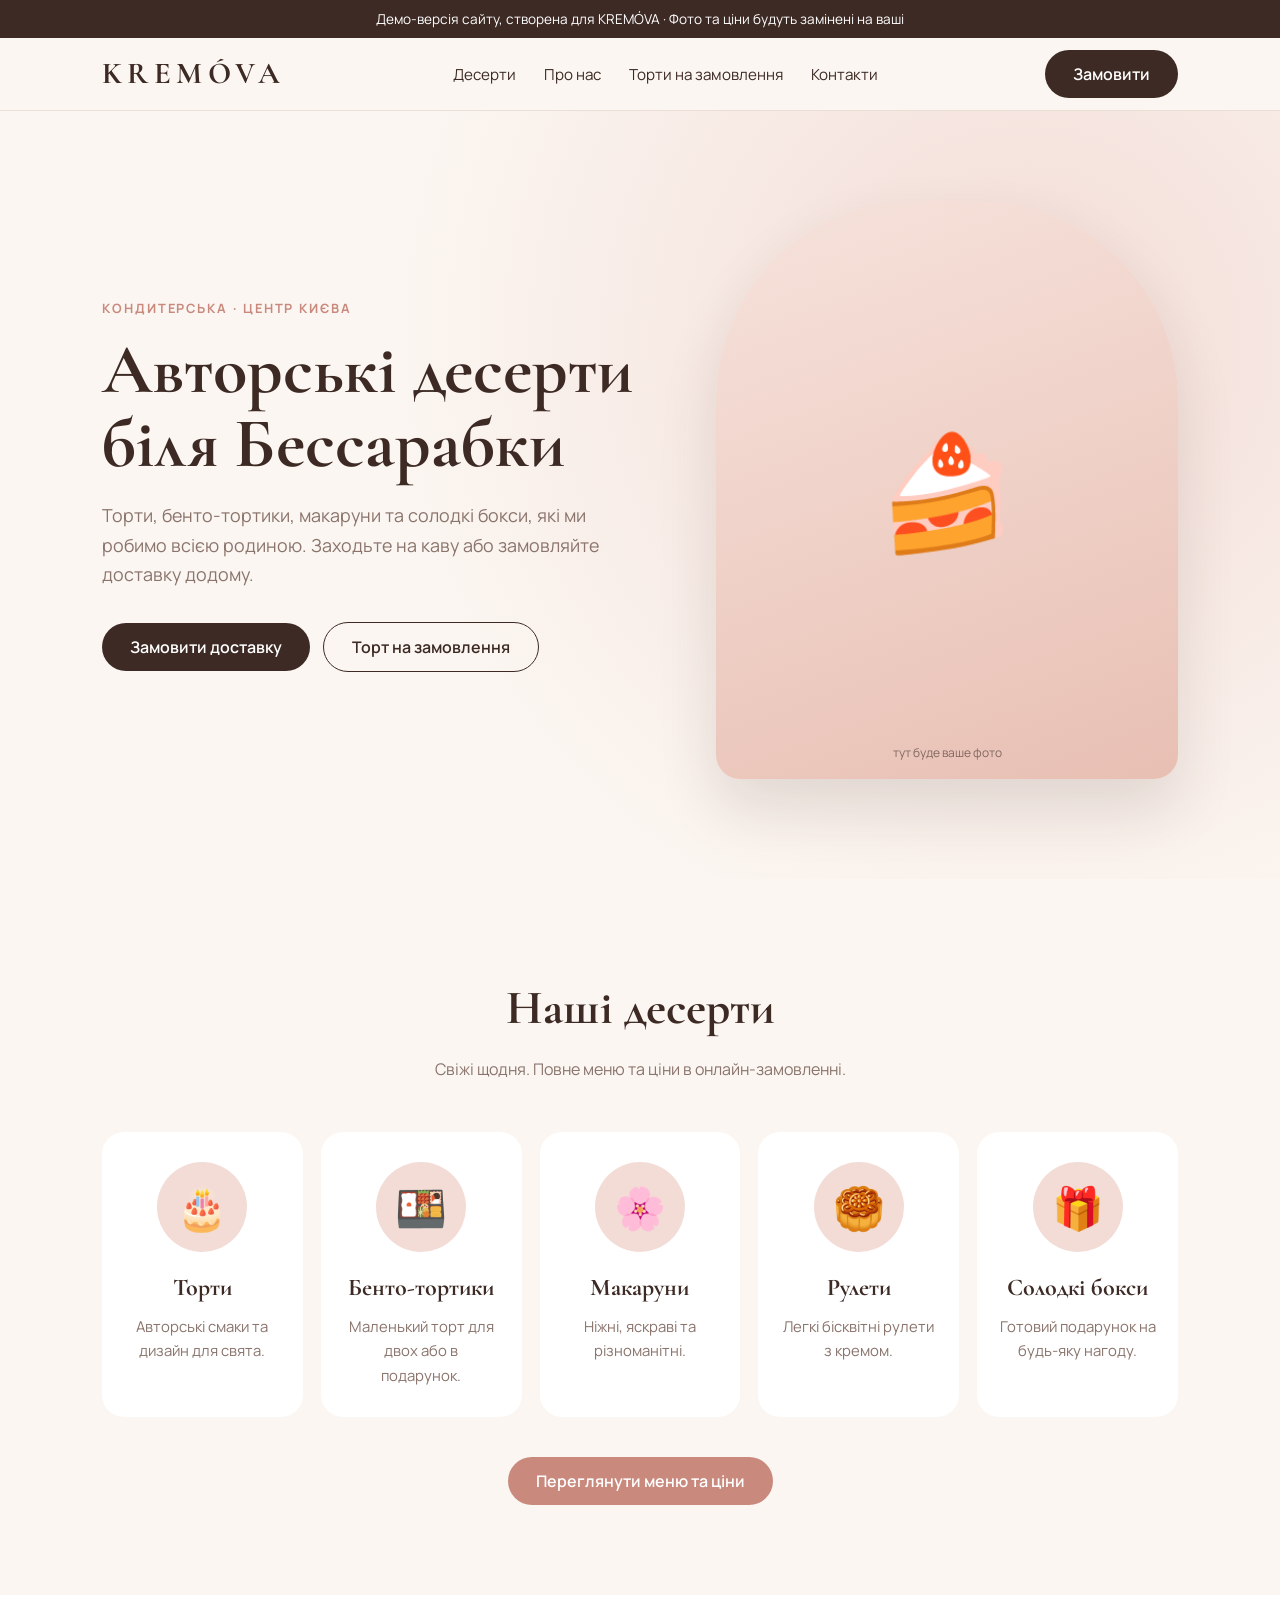
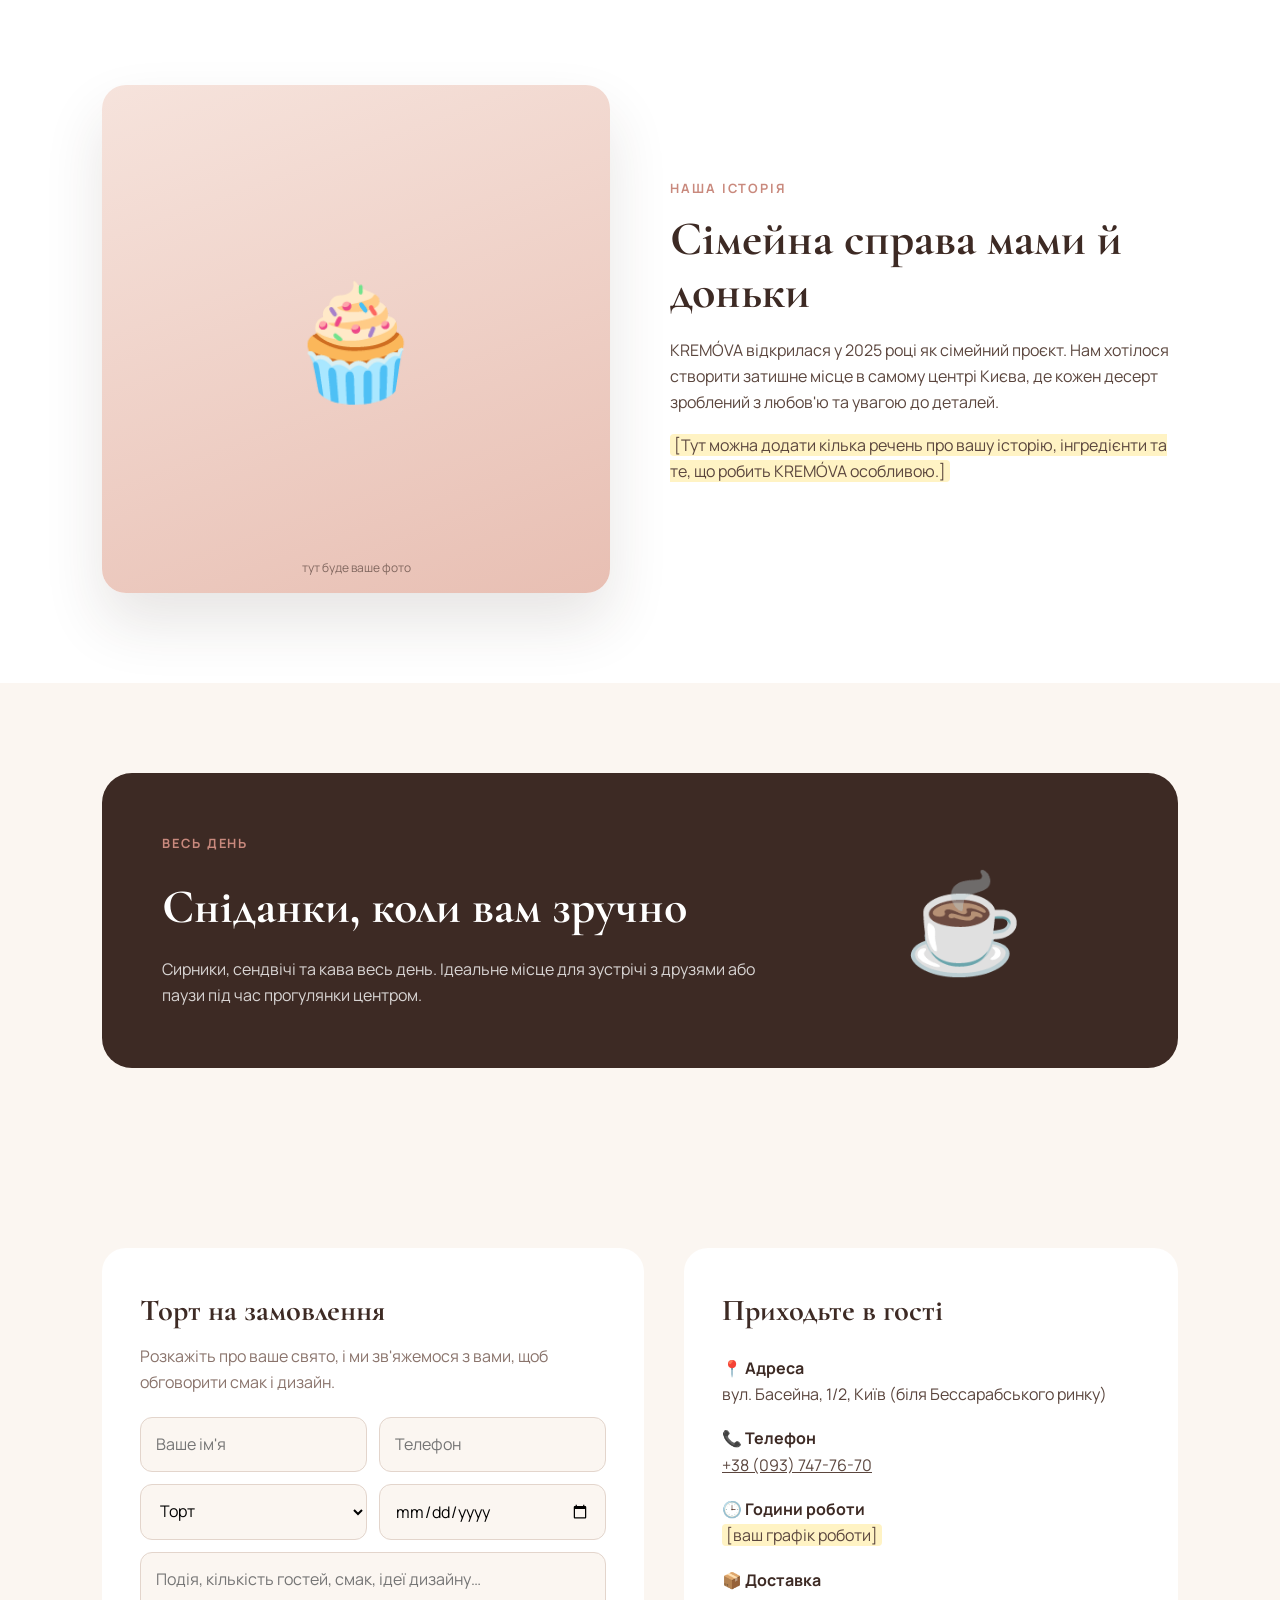
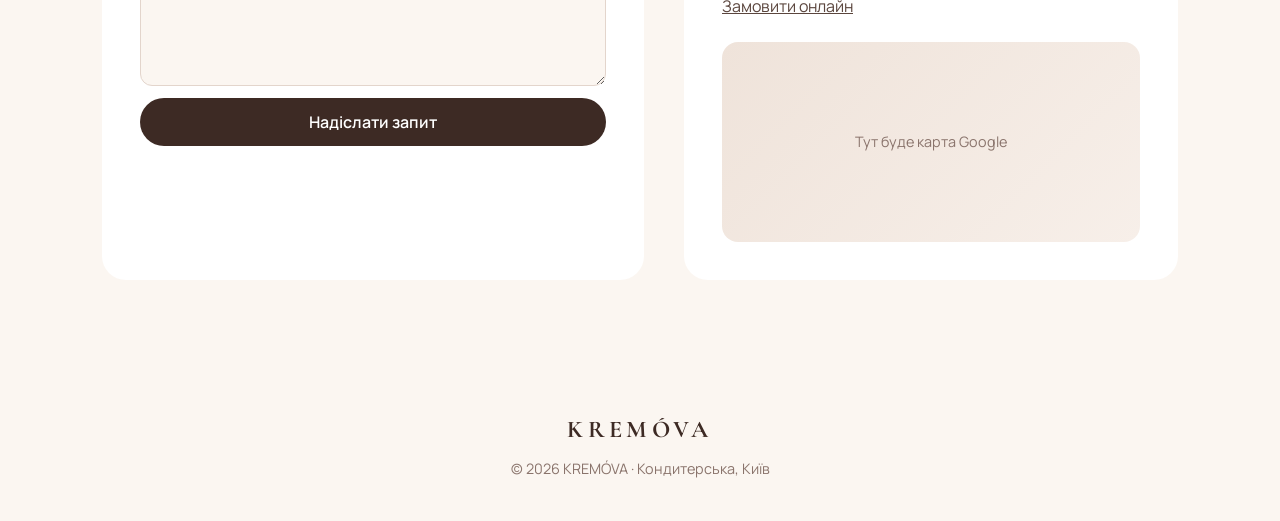
<file: kremova-preview/index-v1-plain.html>
<!DOCTYPE html>
<html lang="uk">
<head>
<meta charset="UTF-8">
<meta name="viewport" content="width=device-width, initial-scale=1.0">
<title>KREMÓVA — кондитерська біля Бессарабського ринку, Київ</title>
<meta name="description" content="KREMÓVA — сімейна кондитерська в центрі Києва. Авторські торти, бенто-тортики, макаруни, рулети та солодкі бокси. Сніданки весь день. Замовлення тортів онлайн.">
<link rel="preconnect" href="https://fonts.googleapis.com">
<link href="https://fonts.googleapis.com/css2?family=Cormorant+Garamond:wght@500;600;700&family=Manrope:wght@400;600;700&display=swap" rel="stylesheet">
<style>
:root{--cream:#fbf6f1;--blush:#f3dcd6;--rose:#c9897d;--choc:#3d2a24;--muted:#8a746c}
*{box-sizing:border-box;margin:0;padding:0}
body{font-family:Manrope,Arial,sans-serif;color:var(--choc);background:var(--cream);line-height:1.65}
h1,h2,h3,.logo{font-family:'Cormorant Garamond',Georgia,serif}
a{color:inherit}
.wrap{max-width:1120px;margin:0 auto;padding:0 22px}
.demo{background:var(--choc);color:#fff;text-align:center;font-size:.85rem;padding:8px}
header{position:sticky;top:0;background:rgba(251,246,241,.96);backdrop-filter:blur(6px);z-index:20;border-bottom:1px solid #eadfd7}
nav{display:flex;justify-content:space-between;align-items:center;height:72px}
.logo{font-size:1.9rem;font-weight:700;letter-spacing:.18em;text-decoration:none}
nav ul{display:flex;gap:28px;list-style:none;font-size:.95rem}
nav ul a{text-decoration:none}
.btn{display:inline-block;background:var(--choc);color:#fff;padding:13px 28px;border-radius:40px;text-decoration:none;font-weight:600;border:0;cursor:pointer;font:600 1rem Manrope,sans-serif}
.btn.light{background:transparent;border:1.5px solid var(--choc);color:var(--choc)}
.btn.rose{background:var(--rose)}
.hero{padding:90px 0 100px;background:radial-gradient(circle at 80% 30%,var(--blush),transparent 55%)}
.hero .wrap{display:grid;grid-template-columns:1.1fr .9fr;gap:50px;align-items:center}
.eyebrow{color:var(--rose);font-weight:700;letter-spacing:.15em;font-size:.8rem;text-transform:uppercase;margin-bottom:14px}
.hero h1{font-size:clamp(2.6rem,5.5vw,4.4rem);line-height:1.05;margin-bottom:20px}
.hero p{font-size:1.12rem;color:var(--muted);max-width:520px;margin-bottom:32px}
.hero .btn{margin:0 10px 10px 0}
.photo{aspect-ratio:4/5;border-radius:200px 200px 24px 24px;background:linear-gradient(160deg,#f6e3dc,#e8bfb3);display:flex;align-items:center;justify-content:center;font-size:7rem;position:relative;box-shadow:0 30px 60px rgba(61,42,36,.12)}
.photo small{position:absolute;bottom:16px;font-size:.75rem;color:var(--choc);opacity:.6;font-family:Manrope}
section{padding:90px 0}
h2{font-size:clamp(2.2rem,4vw,3rem);text-align:center;margin-bottom:8px}
.sub{text-align:center;color:var(--muted);margin-bottom:50px}
.grid{display:grid;grid-template-columns:repeat(5,1fr);gap:18px}
@media(max-width:980px){.grid{grid-template-columns:repeat(2,1fr)}}
.item{background:#fff;border-radius:22px;padding:30px 22px;text-align:center;transition:.25s}
.item:hover{transform:translateY(-6px);box-shadow:0 18px 40px rgba(61,42,36,.08)}
.item .ic{width:90px;height:90px;border-radius:50%;background:var(--blush);display:flex;align-items:center;justify-content:center;font-size:2.6rem;margin:0 auto 16px}
.item h3{font-size:1.5rem;margin-bottom:6px}
.item p{color:var(--muted);font-size:.93rem}
.center{text-align:center;margin-top:40px}
.story{background:#fff}
.story .wrap{display:grid;grid-template-columns:1fr 1fr;gap:60px;align-items:center}
.story h2{text-align:left;line-height:1.1;margin-bottom:18px}
.story p{margin-bottom:16px;color:#5b463e}
.story .photo{border-radius:24px;aspect-ratio:1}
.breakfast{background:var(--choc);color:#fff;border-radius:30px;padding:60px;display:grid;grid-template-columns:2fr 1fr;gap:30px;align-items:center}
.breakfast h2{text-align:left;color:#fff}
.breakfast p{opacity:.8}
.breakfast .big{font-size:6rem;text-align:center}
.order .wrap{display:grid;grid-template-columns:1fr 1fr;gap:40px}
.card{background:#fff;border-radius:24px;padding:38px}
.card h3{font-size:1.9rem;margin-bottom:6px}
.card .muted{color:var(--muted);margin-bottom:22px}
form{display:flex;flex-direction:column;gap:12px}
input,select,textarea{padding:13px 15px;border:1px solid #e3d5cc;border-radius:12px;font:inherit;background:var(--cream)}
.row{display:grid;grid-template-columns:1fr 1fr;gap:12px}
.info dt{font-weight:700;margin-top:18px}
.info dd{color:#5b463e}
.map{margin-top:22px;height:200px;border-radius:16px;background:linear-gradient(135deg,#efe3da,#f7efe9);display:flex;align-items:center;justify-content:center;color:var(--muted);font-size:.9rem}
footer{text-align:center;padding:40px 0;color:var(--muted);font-size:.9rem}
footer .logo{font-size:1.5rem;display:block;margin-bottom:8px;color:var(--choc)}
.ph{background:#fff3c4;padding:0 4px;border-radius:4px}
.float{position:fixed;right:18px;bottom:18px;display:none;z-index:30}
@media(max-width:820px){
 nav ul{display:none}
 .hero .wrap,.story .wrap,.order .wrap,.breakfast{grid-template-columns:1fr}
 .breakfast{padding:40px 28px}.breakfast .big{display:none}
 .float{display:inline-block}
 .photo{max-width:340px;margin:0 auto}
}
</style>
</head>
<body>
<div class="demo">Демо-версія сайту, створена для KREMÓVA · Фото та ціни будуть замінені на ваші</div>
<header><div class="wrap"><nav>
 <a href="#" class="logo">KREMÓVA</a>
 <ul><li><a href="#desserts">Десерти</a></li><li><a href="#story">Про нас</a></li><li><a href="#cakes">Торти на замовлення</a></li><li><a href="#visit">Контакти</a></li></ul>
 <a class="btn" href="https://kremova.choiceqr.com/delivery" target="_blank" rel="noopener">Замовити</a>
</nav></div></header>

<section class="hero"><div class="wrap">
 <div>
  <div class="eyebrow">Кондитерська · Центр Києва</div>
  <h1>Авторські десерти біля Бессарабки</h1>
  <p>Торти, бенто-тортики, макаруни та солодкі бокси, які ми робимо всією родиною. Заходьте на каву або замовляйте доставку додому.</p>
  <a class="btn" href="https://kremova.choiceqr.com/delivery" target="_blank" rel="noopener">Замовити доставку</a>
  <a class="btn light" href="#cakes">Торт на замовлення</a>
 </div>
 <div class="photo">🍰<small>тут буде ваше фото</small></div>
</div></section>

<section id="desserts"><div class="wrap">
 <h2>Наші десерти</h2>
 <p class="sub">Свіжі щодня. Повне меню та ціни в онлайн-замовленні.</p>
 <div class="grid">
  <div class="item"><div class="ic">🎂</div><h3>Торти</h3><p>Авторські смаки та дизайн для свята.</p></div>
  <div class="item"><div class="ic">🍱</div><h3>Бенто-тортики</h3><p>Маленький торт для двох або в подарунок.</p></div>
  <div class="item"><div class="ic">🌸</div><h3>Макаруни</h3><p>Ніжні, яскраві та різноманітні.</p></div>
  <div class="item"><div class="ic">🥮</div><h3>Рулети</h3><p>Легкі бісквітні рулети з кремом.</p></div>
  <div class="item"><div class="ic">🎁</div><h3>Солодкі бокси</h3><p>Готовий подарунок на будь-яку нагоду.</p></div>
 </div>
 <div class="center"><a class="btn rose" href="https://kremova.choiceqr.com/delivery" target="_blank" rel="noopener">Переглянути меню та ціни</a></div>
</div></section>

<section id="story" class="story"><div class="wrap">
 <div class="photo">🧁<small>тут буде ваше фото</small></div>
 <div>
  <div class="eyebrow">Наша історія</div>
  <h2>Сімейна справа мами й доньки</h2>
  <p>KREMÓVA відкрилася у 2025 році як сімейний проєкт. Нам хотілося створити затишне місце в самому центрі Києва, де кожен десерт зроблений з любов'ю та увагою до деталей.</p>
  <p><span class="ph">[Тут можна додати кілька речень про вашу історію, інгредієнти та те, що робить KREMÓVA особливою.]</span></p>
 </div>
</div></section>

<section><div class="wrap">
 <div class="breakfast">
  <div>
   <div class="eyebrow">Весь день</div>
   <h2>Сніданки, коли вам зручно</h2>
   <p>Сирники, сендвічі та кава весь день. Ідеальне місце для зустрічі з друзями або паузи під час прогулянки центром.</p>
  </div>
  <div class="big">☕</div>
 </div>
</div></section>

<section id="cakes" class="order"><div class="wrap">
 <div class="card">
  <h3>Торт на замовлення</h3>
  <p class="muted">Розкажіть про ваше свято, і ми зв'яжемося з вами, щоб обговорити смак і дизайн.</p>
  <form onsubmit="event.preventDefault();this.innerHTML='<p><b>Дякуємо!</b> Ми зв\'яжемося з вами найближчим часом.</p>'">
   <div class="row"><input required placeholder="Ваше ім'я"><input required type="tel" placeholder="Телефон"></div>
   <div class="row"><select><option>Торт</option><option>Бенто-торт</option><option>Солодкий бокс</option><option>Макаруни</option></select><input type="date"></div>
   <textarea rows="4" placeholder="Подія, кількість гостей, смак, ідеї дизайну…"></textarea>
   <button class="btn" type="submit">Надіслати запит</button>
  </form>
 </div>
 <div class="card info" id="visit">
  <h3>Приходьте в гості</h3>
  <dl>
   <dt>📍 Адреса</dt><dd>вул. Басейна, 1/2, Київ (біля Бессарабського ринку)</dd>
   <dt>📞 Телефон</dt><dd><a href="tel:+380937477670">+38 (093) 747-76-70</a></dd>
   <dt>🕒 Години роботи</dt><dd><span class="ph">[ваш графік роботи]</span></dd>
   <dt>📦 Доставка</dt><dd><a href="https://kremova.choiceqr.com/delivery" target="_blank" rel="noopener">Замовити онлайн</a></dd>
  </dl>
  <div class="map">Тут буде карта Google</div>
 </div>
</div></section>

<footer><span class="logo">KREMÓVA</span>© 2026 KREMÓVA · Кондитерська, Київ</footer>
<a class="btn rose float" href="tel:+380937477670">📞 Подзвонити</a>
</body>
</html>
</file>
